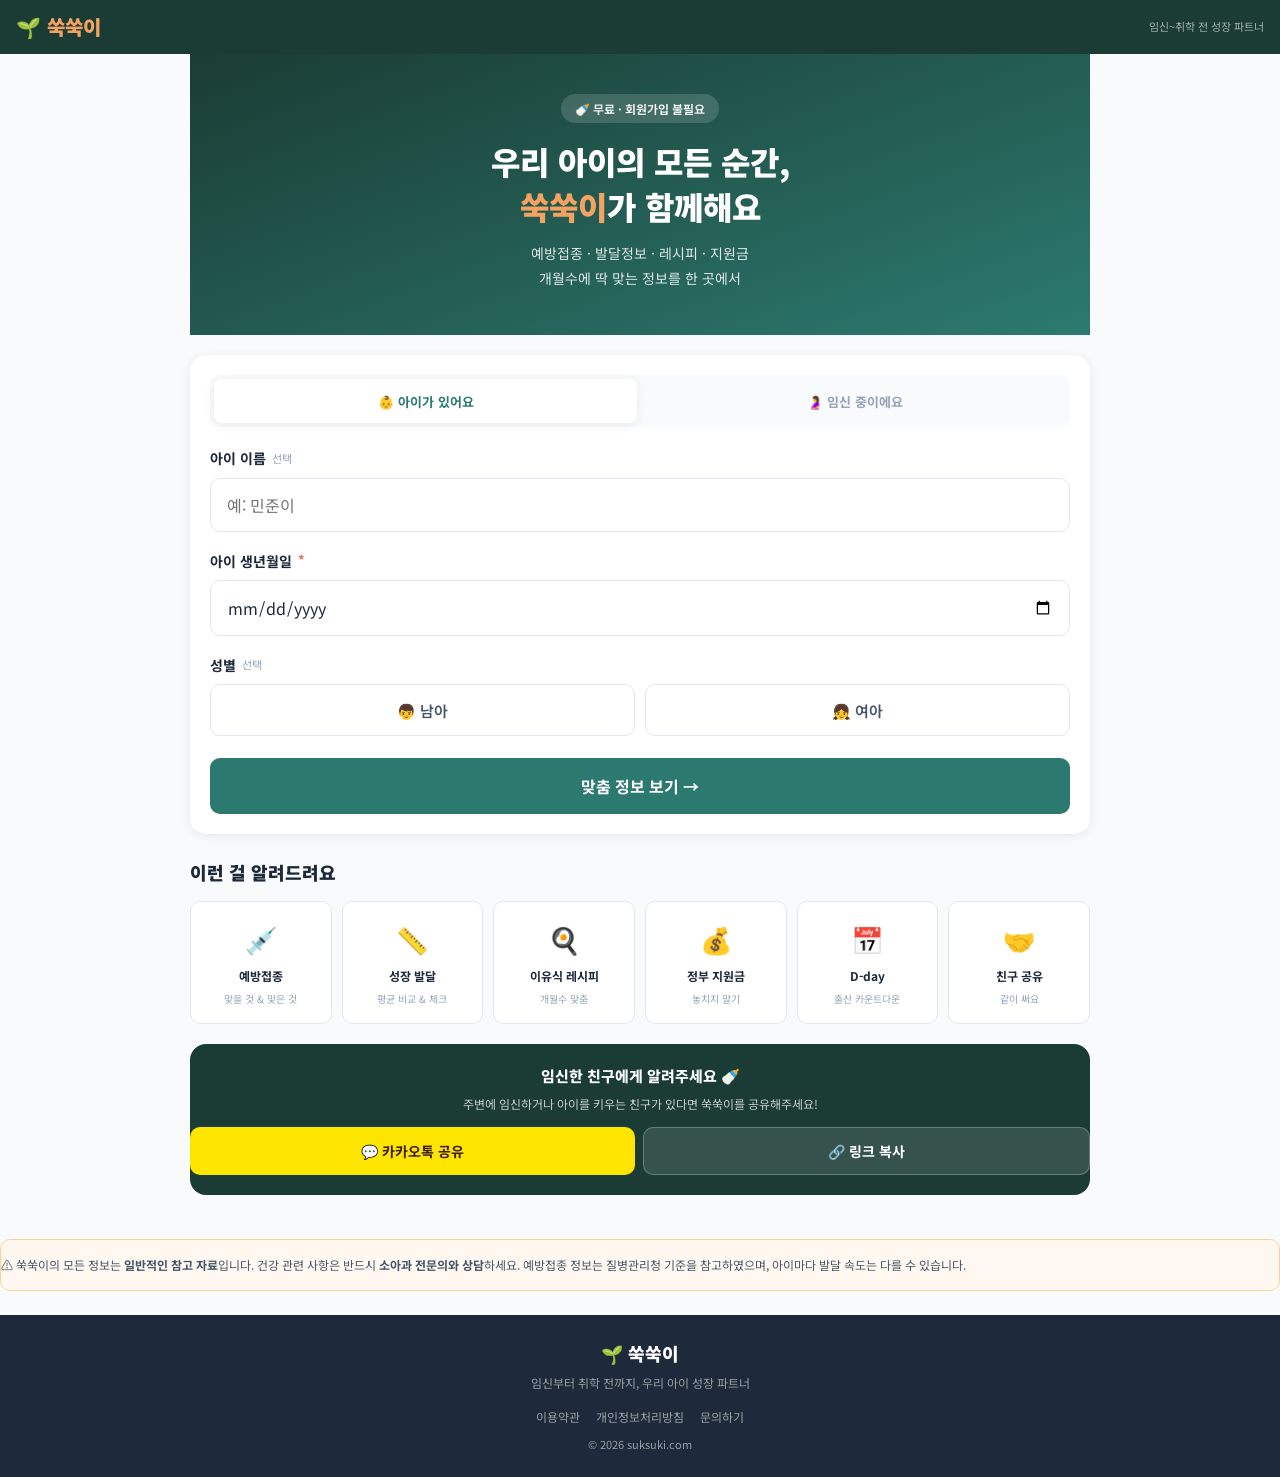
<file: index.html>
<!DOCTYPE html>
<html lang="ko">
<head>
  <meta charset="UTF-8" />
  <meta name="viewport" content="width=device-width, initial-scale=1.0, maximum-scale=1.0, user-scalable=no" />
  <title>쑥쑥이 - 임신부터 취학 전까지, 우리 아이 성장 파트너</title>
  <meta name="description" content="임신부터 초등학교 입학 전까지, 예방접종·발달정보·이유식 레시피·정부지원금을 한 곳에서." />
  <meta name="theme-color" content="#1A3C34" />
  <meta property="og:title" content="쑥쑥이 - 우리 아이 성장 파트너" />
  <meta property="og:description" content="임신부터 취학 전까지 모든 육아 정보를 한 곳에서" />
  <meta property="og:url" content="https://suksuki.com" />
  <meta name="apple-mobile-web-app-capable" content="yes" />
  <meta name="apple-mobile-web-app-status-bar-style" content="black-translucent" />
  <meta name="apple-mobile-web-app-title" content="쑥쑥이" />
  <link rel="stylesheet" href="style.css" />
  <link rel="preconnect" href="https://fonts.googleapis.com" />
  <link href="https://fonts.googleapis.com/css2?family=Noto+Sans+KR:wght@400;500;700;900&display=swap" rel="stylesheet" />
</head>
<body>

  <!-- 상단 헤더 -->
  <header class="header">
    <div class="header-inner">
      <a href="index.html" class="logo">🌱 <span>쑥쑥이</span></a>
      <span class="header-sub">임신~취학 전 성장 파트너</span>
    </div>
  </header>

  <!-- 메인 -->
  <main class="main">

    <!-- 온보딩 뷰 (저장 전) -->
    <div id="view-onboarding">

      <section class="hero">
        <div class="hero-badge">🍼 무료 · 회원가입 불필요</div>
        <h1 class="hero-title">우리 아이의 모든 순간,<br /><span class="hero-hl">쑥쑥이</span>가 함께해요</h1>
        <p class="hero-desc">예방접종 · 발달정보 · 레시피 · 지원금<br />개월수에 딱 맞는 정보를 한 곳에서</p>
      </section>

      <section class="card-section">
        <div class="tab-wrap">
          <button class="tab-btn active" id="tab-btn-baby" onclick="switchTab('baby')">👶 아이가 있어요</button>
          <button class="tab-btn" id="tab-btn-pregnant" onclick="switchTab('pregnant')">🤰 임신 중이에요</button>
        </div>

        <div id="panel-baby">
          <div class="form-group">
            <label class="form-label">아이 이름 <span class="opt">선택</span></label>
            <input class="form-input" type="text" id="baby-name" placeholder="예: 민준이" maxlength="10" />
          </div>
          <div class="form-group">
            <label class="form-label">아이 생년월일 <span class="req">*</span></label>
            <input class="form-input" type="date" id="baby-birth" />
          </div>
          <div class="form-group">
            <label class="form-label">성별 <span class="opt">선택</span></label>
            <div class="gender-row">
              <button class="gender-btn" id="btn-boy" onclick="selectGender('boy')">👦 남아</button>
              <button class="gender-btn" id="btn-girl" onclick="selectGender('girl')">👧 여아</button>
            </div>
          </div>
          <button class="btn-primary" onclick="saveBabyInfo()">맞춤 정보 보기 →</button>
        </div>

        <div id="panel-pregnant" class="hidden">
          <div class="form-group">
            <label class="form-label">태명 <span class="opt">선택</span></label>
            <input class="form-input" type="text" id="mom-name" placeholder="예: 콩이, 복덩이, 하늘이" maxlength="10" />
            <p class="form-hint">💌 태명을 입력하면 D-day 화면에 감성적으로 표시돼요</p>
          </div>
          <div class="form-group">
            <label class="form-label">출산 예정일 <span class="req">*</span></label>
            <div style="display:flex;gap:8px;">
              <select class="form-input" id="due-year" style="flex:1.2;">
              </select>
              <select class="form-input" id="due-month" style="flex:1;">
              </select>
              <select class="form-input" id="due-day" style="flex:1;">
              </select>
            </div>
            <input type="hidden" id="due-date" />
          </div>
          <div class="form-group">
            <label class="form-label">아빠 연락처 <span class="opt">선택</span></label>
            <input class="form-input" type="text" id="dad-contact" placeholder="카카오톡 ID 또는 전화번호" />
            <p class="form-hint">💌 아빠에게도 D-day 알림을 보낼 수 있어요</p>
          </div>
          <button class="btn-primary" onclick="savePregnantInfo()">D-day 시작하기 →</button>
        </div>
      </section>

      <section class="features-section">
        <h2 class="section-title">이런 걸 알려드려요</h2>
        <div class="feature-grid">
          <a href="vaccine.html" class="feature-card">
            <span class="fi">💉</span>
            <span class="fn">예방접종</span>
            <span class="fd">맞을 것 & 맞은 것</span>
          </a>
          <a href="growth.html" class="feature-card">
            <span class="fi">📏</span>
            <span class="fn">성장 발달</span>
            <span class="fd">평균 비교 & 체크</span>
          </a>
          <a href="recipe.html" class="feature-card">
            <span class="fi">🍳</span>
            <span class="fn">이유식 레시피</span>
            <span class="fd">개월수 맞춤</span>
          </a>
          <a href="subsidy.html" class="feature-card">
            <span class="fi">💰</span>
            <span class="fn">정부 지원금</span>
            <span class="fd">놓치지 말기</span>
          </a>
          <a href="dday.html" class="feature-card">
            <span class="fi">📅</span>
            <span class="fn">D-day</span>
            <span class="fd">출산 카운트다운</span>
          </a>
          <a href="#" class="feature-card" onclick="shareKakao();return false;">
            <span class="fi">🤝</span>
            <span class="fn">친구 공유</span>
            <span class="fd">같이 써요</span>
          </a>
        </div>
      </section>

      <section class="share-banner">
        <p class="share-title">임신한 친구에게 알려주세요 🍼</p>
        <p class="share-desc">주변에 임신하거나 아이를 키우는 친구가 있다면 쑥쑥이를 공유해주세요!</p>
        <div class="share-row">
          <button class="btn-kakao" onclick="shareKakao()">💬 카카오톡 공유</button>
          <button class="btn-copy" onclick="copyLink()">🔗 링크 복사</button>
        </div>
      </section>

    </div>

    <!-- 대시보드 뷰 (저장 후) -->
    <div id="view-dashboard" class="hidden">

      <!-- ===== 임신 중 통합 히어로 카드 ===== -->
      <div id="dday-hero-home" class="hidden">

        <!-- 통합 히어로: 태명 + D-day + 날짜 + 수정버튼 -->
        <div class="preg-hero">
          <div class="preg-hero-top">
            <div class="preg-hero-left">
              <p class="preg-hero-label" id="dday-home-label">우리 아가 만나기</p>
              <div class="preg-hero-dday" id="dday-home-number">D-0</div>
              <p class="preg-hero-date" id="dday-home-date">-</p>
              <div class="preg-hero-chips">
                <span class="preg-hero-chip" id="dday-home-week">-</span>
                <span class="preg-hero-chip" id="dday-home-trimester">-</span>
              </div>
            </div>
            <!-- 태아 크기 시각화 -->
            <div class="preg-hero-right">
              <div class="fetus-size-visual" id="fetus-size-visual">🫐</div>
              <p class="fetus-size-text" id="home-fetus-size">-</p>
              <p class="fetus-size-label">이번 주 크기</p>
            </div>
          </div>
          <button class="btn-preg-edit" onclick="resetInfo()">✏️ 수정</button>
        </div>

        <!-- 태아 발달 설명 -->
        <div class="fetus-home-card">
          <p class="fetus-home-title">👶 이번 주 태아 발달</p>
          <p class="fetus-home-desc" id="home-fetus-desc">-</p>

          <!-- 평균 수치 -->
          <div class="fetus-avg-label">📊 이번 주 평균 수치</div>
          <div class="fetus-home-grid">
            <div class="fetus-home-item">
              <span class="fetus-home-value" id="home-fetus-weight">-</span>
              <span class="fetus-home-label">평균 몸무게</span>
            </div>
            <div class="fetus-home-item">
              <span class="fetus-home-value" id="home-fetus-length">-</span>
              <span class="fetus-home-label">평균 키(길이)</span>
            </div>
          </div>

          <!-- 우리 아기 수치 입력 -->
          <div class="fetus-input-section">
            <div class="fetus-input-header">
              <span class="fetus-input-title">✏️ 우리 아기 수치 입력</span>
              <span class="fetus-input-hint">병원에서 측정한 수치</span>
            </div>
            <div class="fetus-input-grid">
              <div class="fetus-input-item">
                <label class="fetus-input-label">몸무게 (g)</label>
                <input class="fetus-input-field" type="number" id="my-fetus-weight" placeholder="예: 250" step="1" />
              </div>
              <div class="fetus-input-item">
                <label class="fetus-input-label">키/길이 (cm)</label>
                <input class="fetus-input-field" type="number" id="my-fetus-length" placeholder="예: 18.5" step="0.1" />
              </div>
            </div>
            <button class="btn-fetus-compare" onclick="compareFetusData()">📊 그래프로 비교하기 →</button>
          </div>
        </div>

      </div>

      <!-- 이번 달 챙겨야 할 것 (임신/아이 공통) -->
      <section class="baby-card-wrap" id="this-month-section">
        <div class="this-month-box" id="this-month-box">
          <p class="this-month-title">⚡ 이번 달 챙겨야 할 것</p>
          <div id="this-month-list"></div>
        </div>
      </section>

      <!-- 아이 카드 (아이 있을 때만 표시) -->
      <section class="baby-card-wrap" id="baby-card-section" style="display:none;">
        <div class="baby-card">
          <div class="baby-info">
            <p class="baby-label" id="dash-label">현재 등록된 아이</p>
            <h2 class="baby-name" id="dash-name">-</h2>
            <p class="baby-months" id="dash-months">-</p>
          </div>
          <button class="btn-edit" onclick="resetInfo()">✏️ 수정</button>
        </div>
        <div class="this-month-box">
          <p class="this-month-title">⚡ 이번 달 챙겨야 할 것</p>
          <div id="this-month-list-baby"></div>
        </div>
      </section>

      <!-- 5번: D-day 카드 공유 (임신 중일 때만) -->
      <div id="dday-share-home" class="hidden">
        <div class="dday-share-home-wrap">
          <button class="btn-insta-home" onclick="doShareInstagramHome()">
            📸 인스타그램에 D-day 카드 업로드하기
          </button>
          <div class="share-row" style="margin-top:10px;">
            <button class="btn-kakao" onclick="shareDdayKakaoHome()">💬 카카오톡으로 D-day 공유하기</button>
            <button class="btn-link-copy" onclick="copyLink()">🔗 링크복사</button>
          </div>
        </div>
      </div>

    </div>

  </main>

  <!-- 면책 고지 -->
  <div class="disclaimer">
    <p>⚠️ 쑥쑥이의 모든 정보는 <strong>일반적인 참고 자료</strong>입니다. 건강 관련 사항은 반드시 <strong>소아과 전문의와 상담</strong>하세요. 예방접종 정보는 질병관리청 기준을 참고하였으며, 아이마다 발달 속도는 다를 수 있습니다.</p>
  </div>

  <!-- 푸터 -->
  <footer class="footer">
    <p class="footer-logo">🌱 쑥쑥이</p>
    <p class="footer-desc">임신부터 취학 전까지, 우리 아이 성장 파트너</p>
    <div class="footer-links">
      <a href="#">이용약관</a>
      <a href="#">개인정보처리방침</a>
      <a href="#">문의하기</a>
    </div>
    <p class="footer-copy">© 2026 suksuki.com</p>
  </footer>

  <!-- 하단 탭바 -->
  <nav class="bottom-nav" id="bottom-nav">
    <a href="index.html" class="bnav active">
      <span class="bnav-icon">🏠</span>
      <span class="bnav-label">홈</span>
    </a>
    <a href="growth.html" class="bnav">
      <span class="bnav-icon">📏</span>
      <span class="bnav-label">성장</span>
    </a>
    <a href="vaccine.html" class="bnav">
      <span class="bnav-icon">💉</span>
      <span class="bnav-label">접종</span>
    </a>
    <a href="recipe.html" class="bnav">
      <span class="bnav-icon">🍳</span>
      <span class="bnav-label">레시피</span>
    </a>
    <a href="subsidy.html" class="bnav">
      <span class="bnav-icon">💰</span>
      <span class="bnav-label">지원금</span>
    </a>
  </nav>

  <div class="toast hidden" id="toast"></div>
  <script src="script.js"></script>

  <!-- ===== 태아 성장 그래프 모달 ===== -->
  <div id="fetus-modal" class="fetus-modal-overlay hidden" onclick="closeFetusModal(event)">
    <div class="fetus-modal-box">
      <div class="fetus-modal-header">
        <span class="fetus-modal-title">📊 태아 성장 그래프</span>
        <button class="fetus-modal-close" onclick="closeFetusModalBtn()">✕</button>
      </div>

      <!-- 탭 -->
      <div class="fetus-modal-tabs">
        <button class="fetus-tab active" id="tab-weight" onclick="switchFetusTab('weight', this)">⚖️ 몸무게</button>
        <button class="fetus-tab" id="tab-length" onclick="switchFetusTab('length', this)">📏 키/길이</button>
      </div>

      <!-- 그래프 -->
      <div class="fetus-graph-wrap">
        <canvas id="fetus-graph-canvas"></canvas>
      </div>

      <!-- 범례 -->
      <div class="fetus-legend">
        <span class="legend-item"><span class="legend-line"></span> 평균 성장 곡선</span>
        <span class="legend-item"><span class="legend-dot-white"></span> 해당 주 평균</span>
        <span class="legend-item"><span class="legend-dot-red"></span> 우리 아기</span>
      </div>

      <!-- 기록 목록 -->
      <div class="fetus-records-wrap">
        <p class="fetus-records-title">📋 측정 기록 (최신순)</p>
        <div id="fetus-records-list"></div>
      </div>

      <p class="fetus-modal-note">※ 이 정보는 참고용이에요. 걱정되는 사항은 담당 산부인과와 상담하세요.</p>
    </div>
  </div>

</body>
</html>
</file>
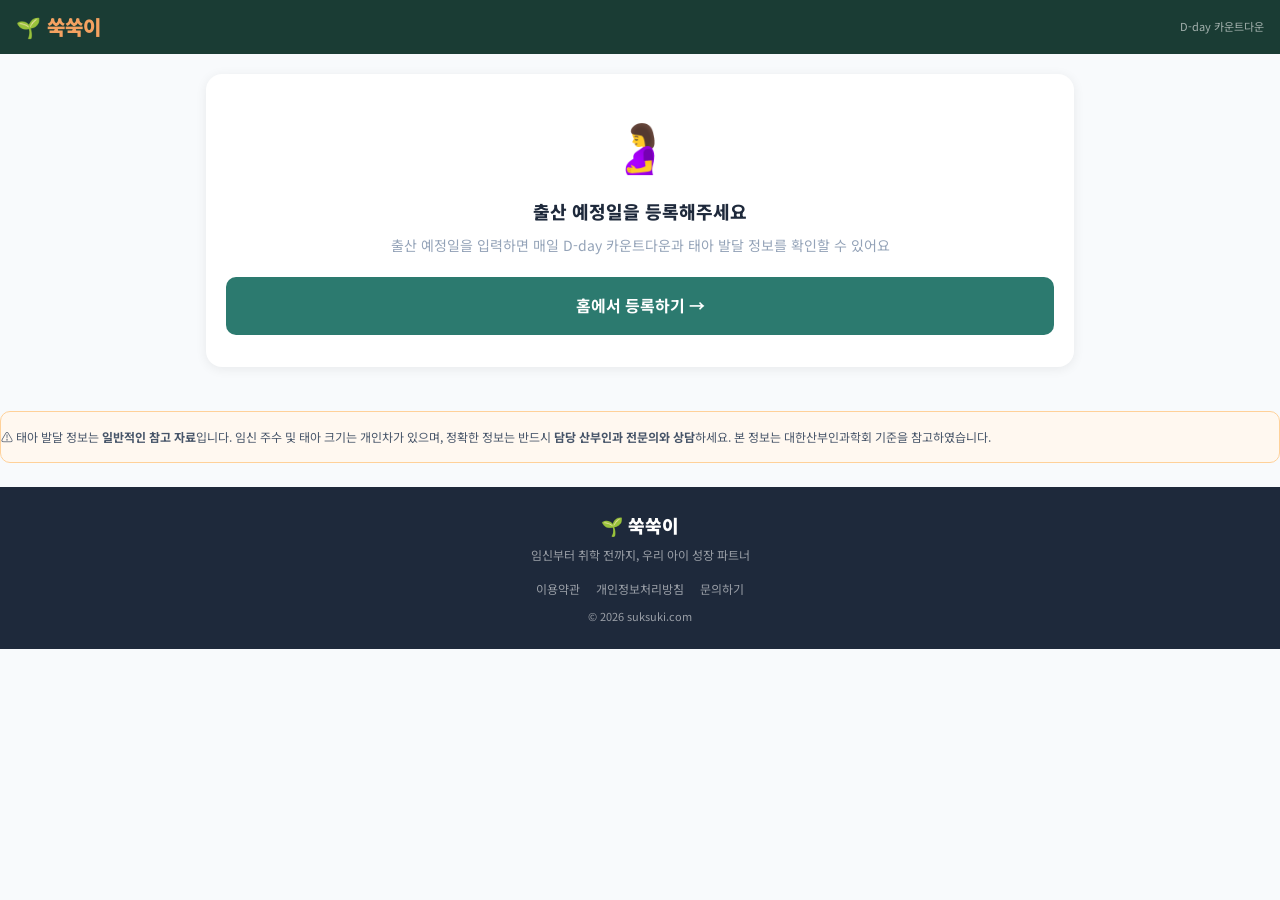
<file: dday.html>
<!DOCTYPE html>
<html lang="ko">
<head>
  <meta charset="UTF-8" />
  <meta name="viewport" content="width=device-width, initial-scale=1.0, maximum-scale=1.0, user-scalable=no" />
  <title>D-day 카운트다운 - 쑥쑥이</title>
  <meta name="description" content="출산 예정일까지 D-day 카운트다운. 매일 아이와 함께하는 특별한 순간을 기록하세요." />
  <meta name="theme-color" content="#1A3C34" />
  <link rel="stylesheet" href="style.css" />
  <link rel="preconnect" href="https://fonts.googleapis.com" />
  <link href="https://fonts.googleapis.com/css2?family=Noto+Sans+KR:wght@400;500;700;900&display=swap" rel="stylesheet" />
  <style>
    /* D-day 전용 스타일 */
    .dday-hero {
      background: linear-gradient(160deg, var(--primary-dark) 0%, var(--primary) 100%);
      padding: 32px 20px 36px;
      text-align: center;
      color: #fff;
    }

    .dday-label {
      font-size: 13px;
      color: rgba(255,255,255,0.7);
      margin-bottom: 8px;
    }

    .dday-number {
      font-size: 96px;
      font-weight: 900;
      color: var(--secondary);
      line-height: 1;
      margin-bottom: 8px;
      letter-spacing: -2px;
    }

    .dday-date {
      font-size: 15px;
      color: rgba(255,255,255,0.85);
      margin-bottom: 20px;
    }

    .dday-info-row {
      display: flex;
      gap: 10px;
      justify-content: center;
    }

    .dday-info-chip {
      background: rgba(255,255,255,0.12);
      border-radius: 100px;
      padding: 8px 16px;
      font-size: 13px;
      color: rgba(255,255,255,0.9);
      font-weight: 600;
    }

    /* 주수별 태아 정보 */
    .fetus-card {
      background: var(--card);
      margin: 16px 16px 0;
      border-radius: var(--radius);
      padding: 20px;
      box-shadow: var(--shadow);
    }

    .fetus-card-title {
      font-size: 14px;
      font-weight: 800;
      color: var(--primary);
      margin-bottom: 14px;
      display: flex;
      align-items: center;
      gap: 6px;
    }

    .fetus-info-grid {
      display: grid;
      grid-template-columns: repeat(3, 1fr);
      gap: 10px;
      margin-bottom: 14px;
    }

    .fetus-info-item {
      background: var(--bg);
      border-radius: var(--radius-sm);
      padding: 12px 8px;
      text-align: center;
    }

    .fetus-info-value {
      font-size: 18px;
      font-weight: 900;
      color: var(--primary-dark);
      margin-bottom: 2px;
    }

    .fetus-info-label {
      font-size: 10px;
      color: var(--text-light);
    }

    .fetus-desc {
      font-size: 13px;
      color: var(--text-mid);
      line-height: 1.7;
      background: var(--primary-light);
      border-radius: var(--radius-sm);
      padding: 12px;
    }

    /* 공유 섹션 */
    .share-section {
      margin: 16px 16px 0;
    }

    .share-section-title {
      font-size: 15px;
      font-weight: 800;
      color: var(--text);
      margin-bottom: 12px;
    }

    .btn-insta {
      width: 100%;
      background: linear-gradient(135deg, #833ab4, #fd1d1d, #fcb045);
      color: #fff;
      padding: 16px;
      border-radius: var(--radius-sm);
      font-size: 15px;
      font-weight: 700;
      min-height: 54px;
      margin-bottom: 10px;
      transition: opacity 0.2s;
    }

    .btn-insta:active { opacity: 0.85; }

    .share-row-2 {
      display: flex;
      gap: 10px;
    }

    /* 아빠 알림 */
    .dad-card {
      background: #FFF8F0;
      border: 1.5px solid #FFD199;
      border-radius: var(--radius);
      padding: 20px;
      margin: 16px 16px 0;
    }

    .dad-card-title {
      font-size: 14px;
      font-weight: 800;
      color: var(--accent);
      margin-bottom: 12px;
      display: flex;
      align-items: center;
      gap: 6px;
    }

    .dad-input-wrap {
      display: flex;
      gap: 8px;
      margin-bottom: 10px;
    }

    .dad-input {
      flex: 1;
      min-width: 0; /* 중요: flex 아이템이 넘치지 않게 */
      padding: 13px 14px;
      border: 1.5px solid var(--border);
      border-radius: var(--radius-sm);
      font-size: 15px;
      background: #fff;
      outline: none;
      min-height: 50px;
    }

    .dad-input:focus { border-color: var(--accent); }

    .btn-dad {
      background: var(--accent);
      color: #fff;
      padding: 13px 14px;
      border-radius: var(--radius-sm);
      font-size: 13px;
      font-weight: 700;
      min-height: 50px;
      white-space: nowrap;
      flex-shrink: 0; /* 버튼이 줄어들지 않게 */
    }

    .dad-hint {
      font-size: 12px;
      color: var(--text-light);
      line-height: 1.6;
    }

    /* 설정 없을 때 */
    .setup-prompt {
      margin: 20px 16px 0;
      background: var(--card);
      border-radius: var(--radius);
      padding: 32px 20px;
      text-align: center;
      box-shadow: var(--shadow);
    }

    .setup-prompt-icon { font-size: 48px; margin-bottom: 14px; }
    .setup-prompt-title { font-size: 18px; font-weight: 800; color: var(--text); margin-bottom: 8px; }
    .setup-prompt-desc { font-size: 14px; color: var(--text-light); line-height: 1.7; margin-bottom: 20px; }

    /* D-day 카드 미리보기 */
    .card-preview {
      background: linear-gradient(135deg, #1A3C34, #2C7A6F);
      border-radius: var(--radius);
      padding: 28px 20px;
      text-align: center;
      color: #fff;
      margin-bottom: 14px;
      position: relative;
      overflow: hidden;
    }

    .card-preview::before {
      content: '';
      position: absolute;
      top: -40px; right: -40px;
      width: 140px; height: 140px;
      background: rgba(255,255,255,0.05);
      border-radius: 50%;
    }

    .card-preview-logo { font-size: 13px; color: rgba(255,255,255,0.6); margin-bottom: 6px; }
    .card-preview-dday { font-size: 56px; font-weight: 900; color: var(--secondary); line-height: 1.1; margin-bottom: 4px; }
    .card-preview-name { font-size: 16px; font-weight: 700; color: #fff; margin-bottom: 4px; }
    .card-preview-url { font-size: 11px; color: rgba(255,255,255,0.4); }
  </style>
</head>
<body>

  <!-- 헤더 -->
  <header class="header">
    <div class="header-inner">
      <a href="index.html" class="logo">🌱 <span>쑥쑥이</span></a>
      <span class="header-sub">D-day 카운트다운</span>
    </div>
  </header>

  <main class="main">

    <!-- 설정 없을 때 -->
    <div id="view-no-data">
      <div class="setup-prompt">
        <div class="setup-prompt-icon">🤰</div>
        <h2 class="setup-prompt-title">출산 예정일을 등록해주세요</h2>
        <p class="setup-prompt-desc">출산 예정일을 입력하면 매일 D-day 카운트다운과 태아 발달 정보를 확인할 수 있어요</p>
        <a href="index.html" class="btn-primary" style="display:block;text-decoration:none;text-align:center;">홈에서 등록하기 →</a>
      </div>
    </div>

    <!-- D-day 메인 뷰 -->
    <div id="view-dday" class="hidden">

      <!-- D-day 히어로 -->
      <div class="dday-hero">
        <p class="dday-label" id="dday-label">출산까지</p>
        <div class="dday-number" id="dday-number">D-0</div>
        <p class="dday-date" id="dday-date">-</p>
        <div class="dday-info-row">
          <div class="dday-info-chip" id="dday-week">임신 -주차</div>
          <div class="dday-info-chip" id="dday-trimester">-분기</div>
        </div>
      </div>

      <!-- 태아 발달 정보 -->
      <div class="fetus-card">
        <p class="fetus-card-title">👶 이번 주 태아 발달</p>
        <div class="fetus-info-grid">
          <div class="fetus-info-item">
            <div class="fetus-info-value" id="fetus-size">-</div>
            <div class="fetus-info-label">크기 비교</div>
          </div>
          <div class="fetus-info-item">
            <div class="fetus-info-value" id="fetus-weight">-</div>
            <div class="fetus-info-label">몸무게</div>
          </div>
          <div class="fetus-info-item">
            <div class="fetus-info-value" id="fetus-length">-</div>
            <div class="fetus-info-label">키(길이)</div>
          </div>
        </div>
        <div class="fetus-desc" id="fetus-desc">-</div>
      </div>

      <!-- D-day 카드 공유 -->
      <div class="share-section">
        <p class="share-section-title">📸 D-day 카드 공유하기</p>

        <!-- 미리보기 -->
        <div class="card-preview">
          <p class="card-preview-logo">🌱 쑥쑥이</p>
          <div class="card-preview-dday" id="preview-dday">D-0</div>
          <p class="card-preview-name" id="preview-name">출산까지</p>
          <p class="card-preview-url">suksuki.com</p>
        </div>

        <button class="btn-insta" onclick="doShareInstagram()">
          📸 인스타그램에 D-day 카드 업로드하기
        </button>
        <div class="share-row-2">
          <button class="btn-kakao" style="flex:1;" onclick="shareDdayKakao()">💬 카카오톡으로 D-day 공유하기</button>
          <button class="btn-link-copy" style="flex:1;" onclick="copyLink()">🔗 링크복사</button>
        </div>
      </div>



    </div>

  </main>

  <!-- 면책 고지 -->
  <div class="disclaimer">
    <p>⚠️ 태아 발달 정보는 <strong>일반적인 참고 자료</strong>입니다. 임신 주수 및 태아 크기는 개인차가 있으며, 정확한 정보는 반드시 <strong>담당 산부인과 전문의와 상담</strong>하세요. 본 정보는 대한산부인과학회 기준을 참고하였습니다.</p>
  </div>

  <!-- 푸터 -->
  <footer class="footer">
    <p class="footer-logo">🌱 쑥쑥이</p>
    <p class="footer-desc">임신부터 취학 전까지, 우리 아이 성장 파트너</p>
    <div class="footer-links">
      <a href="#">이용약관</a>
      <a href="#">개인정보처리방침</a>
      <a href="#">문의하기</a>
    </div>
    <p class="footer-copy">© 2026 suksuki.com</p>
  </footer>

  <!-- 하단 탭바 -->
  <nav class="bottom-nav">
    <a href="index.html" class="bnav">
      <span class="bnav-icon">🏠</span>
      <span class="bnav-label">홈</span>
    </a>
    <a href="growth.html" class="bnav">
      <span class="bnav-icon">📏</span>
      <span class="bnav-label">성장</span>
    </a>
    <a href="vaccine.html" class="bnav">
      <span class="bnav-icon">💉</span>
      <span class="bnav-label">접종</span>
    </a>
    <a href="recipe.html" class="bnav">
      <span class="bnav-icon">🍳</span>
      <span class="bnav-label">레시피</span>
    </a>
    <a href="subsidy.html" class="bnav">
      <span class="bnav-icon">💰</span>
      <span class="bnav-label">지원금</span>
    </a>
  </nav>

  <div class="toast hidden" id="toast"></div>
  <script src="script.js"></script>
  <script>
    // 주수별 태아 데이터
    const fetusData = {
      4:  { size: '양귀비씨', weight: '미미', length: '0.2cm', desc: '수정란이 자궁에 착상했어요. 신경관과 심장이 형성되기 시작해요.' },
      5:  { size: '참깨', weight: '미미', length: '0.4cm', desc: '심장이 뛰기 시작해요. 뇌와 척수가 발달하고 있어요.' },
      6:  { size: '완두콩', weight: '미미', length: '0.6cm', desc: '눈과 귀, 코가 생기기 시작해요. 팔다리 싹이 나타나요.' },
      7:  { size: '블루베리', weight: '미미', length: '1.3cm', desc: '손가락과 발가락이 생기기 시작해요. 뇌가 빠르게 발달해요.' },
      8:  { size: '라즈베리', weight: '1g', length: '1.6cm', desc: '모든 주요 장기가 형성되고 있어요. 초음파로 심장 소리를 들을 수 있어요.' },
      9:  { size: '올리브', weight: '2g', length: '2.3cm', desc: '태아 움직임이 시작돼요. 손가락이 완성되고 있어요.' },
      10: { size: '자두', weight: '4g', length: '3.1cm', desc: '이제 태아(胎兒)라고 불러요. 주요 장기가 거의 완성됐어요.' },
      11: { size: '라임', weight: '7g', length: '4.1cm', desc: '손발을 활발히 움직여요. 피부가 투명하고 혈관이 보여요.' },
      12: { size: '자두', weight: '14g', length: '5.4cm', desc: '1분기가 끝나가요. 유산 위험이 크게 줄어드는 시기예요.' },
      13: { size: '키위', weight: '23g', length: '7.4cm', desc: '2분기 시작! 지문이 생기기 시작해요. 성별 구분이 가능해져요.' },
      14: { size: '레몬', weight: '43g', length: '8.7cm', desc: '태아가 눈썹을 찡그리고 엄지를 빨 수 있어요.' },
      16: { size: '아보카도', weight: '100g', length: '11.6cm', desc: '청각이 발달해서 엄마 목소리를 들을 수 있어요. 태교를 시작해보세요!' },
      18: { size: '망고', weight: '190g', length: '14.2cm', desc: '태동을 처음 느낄 수 있는 시기예요. 작은 발차기가 느껴질 거예요!' },
      20: { size: '바나나', weight: '300g', length: '16.4cm', desc: '절반이 지났어요! 정밀초음파로 기형 여부를 확인해요.' },
      22: { size: '파파야', weight: '430g', length: '19.0cm', desc: '눈썹과 속눈썹이 생겼어요. 청각이 더 발달해요.' },
      24: { size: '콩나물', weight: '600g', length: '21.0cm', desc: '폐가 발달하기 시작해요. 임신성 당뇨 검사를 받아야 해요.' },
      26: { size: '양상추', weight: '760g', length: '23.0cm', desc: '눈을 뜨고 감을 수 있어요. 뇌가 매우 빠르게 발달해요.' },
      28: { size: '가지', weight: '1kg', length: '25.0cm', desc: '3분기 시작! 뇌 발달이 폭발적으로 일어나요.' },
      30: { size: '브로콜리', weight: '1.3kg', length: '27.0cm', desc: '머리카락이 자라고 있어요. 태아가 빛에 반응해요.' },
      32: { size: '배추', weight: '1.7kg', length: '29.0cm', desc: '몸에 지방이 쌓이기 시작해요. 손톱과 발톱이 완성됐어요.' },
      34: { size: '멜론', weight: '2.1kg', length: '32.0cm', desc: '면역력이 생기기 시작해요. 폐가 거의 완성됐어요.' },
      36: { size: '상추 한포기', weight: '2.6kg', length: '34.0cm', desc: '언제 태어나도 건강하게 자랄 수 있어요. 분만 준비를 시작해요!' },
      38: { size: '수박', weight: '3.0kg', length: '36.0cm', desc: '이제 언제든 나올 준비가 됐어요! 분만 가방을 준비하세요.' },
      40: { size: '수박', weight: '3.3kg', length: '37.0cm', desc: '출산 예정일이에요! 아기와의 만남이 곧 이루어질 거예요 🎉' },
    };

    function getFetusData(week) {
      const keys = Object.keys(fetusData).map(Number).sort((a,b) => a-b);
      let matched = keys[0];
      for (const k of keys) { if (week >= k) matched = k; }
      return fetusData[matched];
    }

    function getWeekFromDueDate(dueDate) {
      // 출산예정일 기준 역산: 예정일 = 마지막생리일 + 280일
      // 즉 마지막생리일 = 예정일 - 280일
      const due = new Date(dueDate);
      const lmp = new Date(due.getTime() - 280 * 24 * 60 * 60 * 1000);
      const now = new Date();
      now.setHours(0,0,0,0);
      const daysElapsed = Math.round((now - lmp) / (24 * 60 * 60 * 1000));
      const week = Math.floor(daysElapsed / 7);
      return Math.max(1, Math.min(40, week));
    }

    function getTrimester(week) {
      if (week <= 12) return '1분기 (초기)';
      if (week <= 27) return '2분기 (중기)';
      return '3분기 (말기)';
    }

    function initDday() {
      const type    = localStorage.getItem(window.suksuki.K.TYPE);
      const dueDate = localStorage.getItem(window.suksuki.K.DUE_DATE);
      const dadContact = localStorage.getItem(window.suksuki.K.DAD_CONTACT);

      if (type !== 'pregnant' || !dueDate) {
        document.getElementById('view-no-data').classList.remove('hidden');
        return;
      }

      document.getElementById('view-no-data').classList.add('hidden');
      document.getElementById('view-dday').classList.remove('hidden');

      const dday  = window.suksuki.calcDday(dueDate);
      const week  = getWeekFromDueDate(dueDate);
      const fetus = getFetusData(week);
      const momName = localStorage.getItem(window.suksuki.K.MOM_NAME) || '예비맘';

      // 5번: "출산까지" → "우리 [태명] 만나기"
      const babyNick = momName && momName !== '예비맘' ? momName : '아가';
      document.getElementById('dday-label').textContent  = '우리 ' + babyNick + ' 만나기';

      // D-day 표시 (4번: 정확한 계산)
      document.getElementById('dday-number').textContent = dday > 0 ? 'D-' + dday : 'D-Day!';
      document.getElementById('dday-date').textContent   = window.suksuki.fmtDate(dueDate) + ' 출산 예정';

      // 6번: 주수/분기 정확 표시
      document.getElementById('dday-week').textContent      = '임신 ' + week + '주차';
      document.getElementById('dday-trimester').textContent = getTrimester(week);

      // 태아 정보
      document.getElementById('fetus-size').textContent   = fetus.size;
      document.getElementById('fetus-weight').textContent = fetus.weight;
      document.getElementById('fetus-length').textContent = fetus.length;
      document.getElementById('fetus-desc').textContent   = fetus.desc;

      // 미리보기
      document.getElementById('preview-dday').textContent = dday > 0 ? 'D-' + dday : 'D-Day!';
      document.getElementById('preview-name').textContent = '우리 ' + babyNick + ' 만나기';

      // 아빠 연락처 미리 채우기
      if (dadContact) document.getElementById('dad-contact-input').value = dadContact;
    }

    // 8번: 카카오톡 D-day 공유 (웹 공유 API 활용)
    function shareDdayKakao() {
      const dday    = window.suksuki.calcDday(localStorage.getItem(window.suksuki.K.DUE_DATE));
      const momName = localStorage.getItem(window.suksuki.K.MOM_NAME) || '예비맘';
      const babyNick = momName && momName !== '예비맘' ? momName : '아가';
      const text = '우리 ' + babyNick + ' 만나기 D-' + dday + '!\n\n쑥쑥이에서 함께 준비해요 🌱\nhttps://suksuki.com/dday.html\n\n(카카오톡 내부에서 열릴 경우 우측 상단 ··· → 다른 브라우저로 열기를 눌러주세요)';

      if (navigator.share) {
        navigator.share({
          title: '쑥쑥이 D-day',
          text: text,
          url: 'https://suksuki.com/dday.html'
        }).catch(function() {
          // 공유 실패시 클립보드 복사
          if (navigator.clipboard) {
            navigator.clipboard.writeText(text).then(function() {
              window.suksuki.showToast('메시지 복사됐어요! 카카오톡에 붙여넣기 해주세요 💬', 3000);
            });
          }
        });
      } else if (navigator.clipboard) {
        navigator.clipboard.writeText(text).then(function() {
          window.suksuki.showToast('메시지 복사됐어요! 카카오톡에 붙여넣기 해주세요 💬', 3000);
        });
      }
    }

    function doShareInstagram() {
      const dday    = window.suksuki.calcDday(localStorage.getItem(window.suksuki.K.DUE_DATE));
      const momName = localStorage.getItem(window.suksuki.K.MOM_NAME) || '예비맘';
      const babyNick = momName && momName !== '예비맘' ? momName : '아가';
      window.suksuki.shareInstagram(dday, '우리 ' + babyNick + ' 만나기');
    }

    function sendDadAlert() {
      const contact = document.getElementById('dad-contact-input').value.trim();
      if (!contact) { window.suksuki.showToast('아빠 연락처를 입력해주세요 👨'); return; }

      const dday = window.suksuki.calcDday(localStorage.getItem(window.suksuki.K.DUE_DATE));
      const momName = localStorage.getItem(window.suksuki.K.MOM_NAME) || '예비맘';

      // 연락처 저장
      localStorage.setItem(window.suksuki.K.DAD_CONTACT, contact);

      // 카카오톡 공유로 대체 (실제 문자 발송은 서버 필요)
      const msg = `👶 ${momName}의 출산이 D-${dday}일 남았어요!\n쑥쑥이에서 함께 준비해요 🌱\nhttps://suksuki.com`;

      if (navigator.share) {
        navigator.share({ title: '쑥쑥이 D-day 알림', text: msg, url: 'https://suksuki.com' })
          .then(() => window.suksuki.showToast('아빠에게 공유됐어요! 👨', 3000))
          .catch(() => {
            copyToClipboard(msg);
            window.suksuki.showToast('메시지 복사됐어요! 카카오톡에 붙여넣기 해주세요 💬', 3000);
          });
      } else {
        copyToClipboard(msg);
        window.suksuki.showToast('메시지 복사됐어요! 카카오톡에 붙여넣기 해주세요 💬', 3000);
      }
    }

    function copyToClipboard(text) {
      if (navigator.clipboard) {
        navigator.clipboard.writeText(text);
      } else {
        const el = document.createElement('textarea');
        el.value = text;
        document.body.appendChild(el);
        el.select();
        document.execCommand('copy');
        document.body.removeChild(el);
      }
    }

    // suksuki 준비 확인 후 실행
    function _waitAndInit() {
      if (window.suksuki && window.suksuki.K) {
        initDday();
      } else {
        setTimeout(_waitAndInit, 50);
      }
    }
    if (document.readyState === 'loading') {
      document.addEventListener('DOMContentLoaded', _waitAndInit);
    } else {
      _waitAndInit();
    }
  </script>
</body>
</html>
</file>
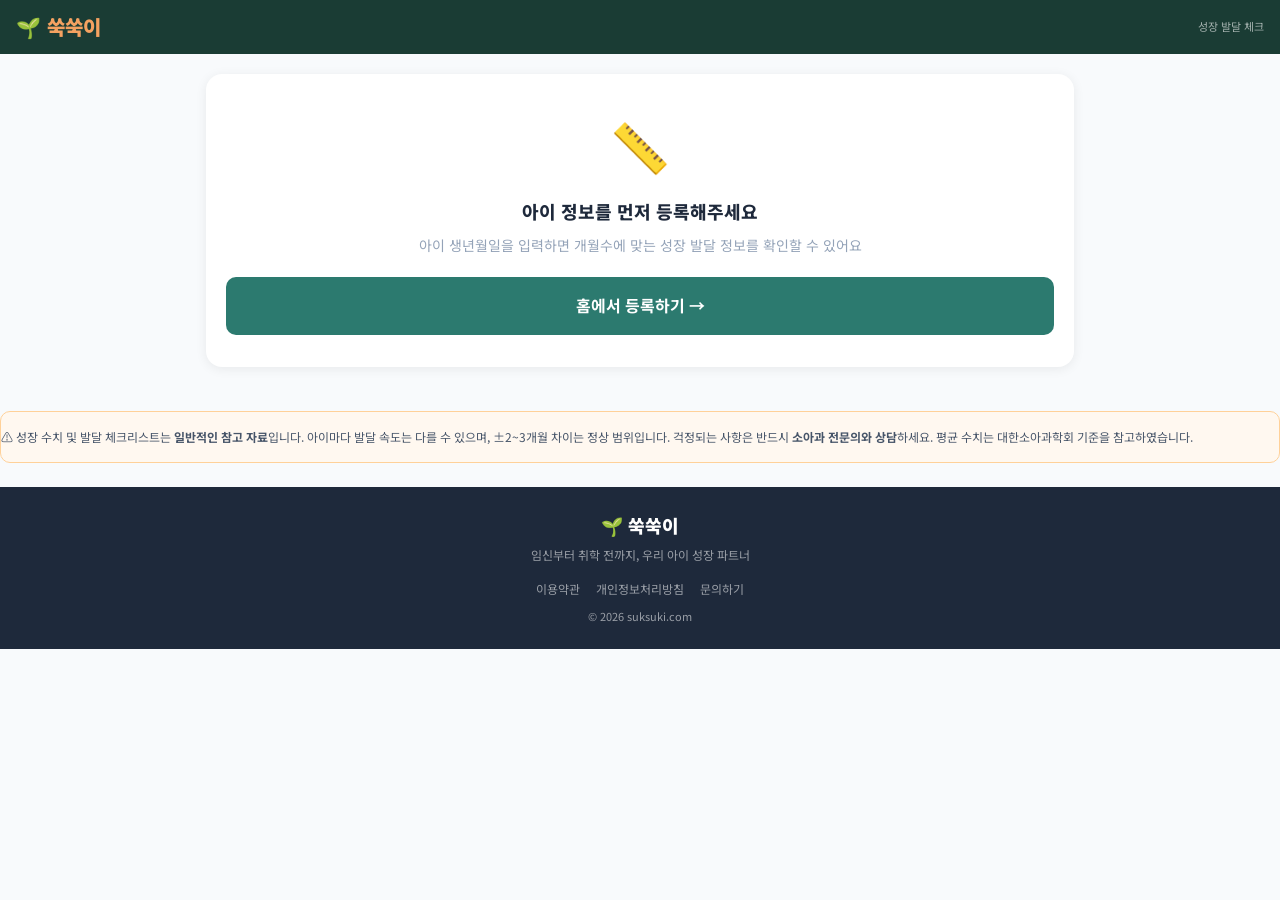
<file: growth.html>
<!DOCTYPE html>
<html lang="ko">
<head>
  <meta charset="UTF-8" />
  <meta name="viewport" content="width=device-width, initial-scale=1.0, maximum-scale=1.0, user-scalable=no" />
  <title>성장 발달 체크 - 쑥쑥이</title>
  <meta name="description" content="아이 개월수별 평균 키·몸무게·머리둘레와 비교하고, 발달 체크리스트를 확인하세요." />
  <meta name="theme-color" content="#1A3C34" />
  <link rel="stylesheet" href="style.css" />
  <link rel="preconnect" href="https://fonts.googleapis.com" />
  <link href="https://fonts.googleapis.com/css2?family=Noto+Sans+KR:wght@400;500;700;900&display=swap" rel="stylesheet" />
  <style>
    .growth-hero {
      background: linear-gradient(160deg, var(--primary-dark) 0%, var(--primary) 100%);
      padding: 24px 20px 28px;
      color: #fff;
    }

    .growth-hero-title {
      font-size: 22px;
      font-weight: 900;
      margin-bottom: 6px;
    }

    .growth-hero-months {
      font-size: 14px;
      color: rgba(255,255,255,0.8);
      margin-bottom: 16px;
    }

    /* 수치 입력 카드 */
    .measure-card {
      background: var(--card);
      margin: 16px 16px 0;
      border-radius: var(--radius);
      padding: 20px;
      box-shadow: var(--shadow);
    }

    .measure-card-title {
      font-size: 15px;
      font-weight: 800;
      color: var(--text);
      margin-bottom: 16px;
    }

    .measure-grid {
      display: grid;
      grid-template-columns: repeat(3, 1fr);
      gap: 10px;
      margin-bottom: 16px;
    }

    .measure-item {
      background: var(--bg);
      border-radius: var(--radius-sm);
      padding: 12px 8px;
      text-align: center;
    }

    .measure-label {
      font-size: 11px;
      color: var(--text-light);
      margin-bottom: 6px;
    }

    .measure-input {
      width: 100%;
      border: 1.5px solid var(--border);
      border-radius: 8px;
      padding: 8px 6px;
      font-size: 16px;
      font-weight: 700;
      text-align: center;
      color: var(--text);
      background: var(--card);
      outline: none;
      margin-bottom: 4px;
    }

    .measure-input:focus { border-color: var(--primary); }

    .measure-unit {
      font-size: 11px;
      color: var(--text-light);
    }

    .measure-avg {
      font-size: 11px;
      color: var(--primary);
      font-weight: 600;
      margin-top: 4px;
    }

    .btn-measure {
      width: 100%;
      padding: 14px;
      background: var(--primary);
      color: #fff;
      border-radius: var(--radius-sm);
      font-size: 15px;
      font-weight: 700;
      min-height: 50px;
    }

    /* 비교 결과 */
    .result-card {
      background: var(--card);
      margin: 12px 16px 0;
      border-radius: var(--radius);
      padding: 20px;
      box-shadow: var(--shadow);
    }

    .result-card-title {
      font-size: 14px;
      font-weight: 800;
      color: var(--text);
      margin-bottom: 14px;
    }

    .result-row {
      display: flex;
      align-items: center;
      gap: 12px;
      margin-bottom: 14px;
    }

    .result-row:last-child { margin-bottom: 0; }

    .result-label {
      font-size: 13px;
      font-weight: 700;
      color: var(--text-mid);
      width: 56px;
      flex-shrink: 0;
    }

    .result-bar-wrap {
      flex: 1;
      background: var(--bg);
      border-radius: 100px;
      height: 10px;
      overflow: hidden;
      position: relative;
    }

    .result-bar-avg {
      position: absolute;
      top: 0; bottom: 0;
      background: var(--border);
      border-radius: 100px;
    }

    .result-bar-child {
      position: absolute;
      top: 0; bottom: 0;
      background: var(--primary);
      border-radius: 100px;
      transition: width 0.5s ease;
    }

    .result-value {
      font-size: 13px;
      font-weight: 700;
      color: var(--text);
      width: 60px;
      text-align: right;
      flex-shrink: 0;
    }

    .result-percentile {
      font-size: 12px;
      color: var(--primary);
      font-weight: 600;
      text-align: center;
      background: var(--primary-light);
      border-radius: var(--radius-sm);
      padding: 8px;
      margin-top: 10px;
    }

    /* 평균 수치 카드 */
    .avg-card {
      background: var(--card);
      margin: 16px 16px 0;
      border-radius: var(--radius);
      padding: 20px;
      box-shadow: var(--shadow);
    }

    .avg-card-title {
      font-size: 14px;
      font-weight: 800;
      color: var(--text);
      margin-bottom: 14px;
    }

    .avg-grid {
      display: grid;
      grid-template-columns: repeat(3, 1fr);
      gap: 10px;
    }

    .avg-item {
      background: var(--bg);
      border-radius: var(--radius-sm);
      padding: 14px 8px;
      text-align: center;
    }

    .avg-item-icon { font-size: 20px; margin-bottom: 6px; }

    .avg-item-value {
      font-size: 18px;
      font-weight: 900;
      color: var(--primary-dark);
      margin-bottom: 2px;
    }

    .avg-item-label {
      font-size: 10px;
      color: var(--text-light);
    }

    /* 발달 체크리스트 */
    .checklist-card {
      background: var(--card);
      margin: 16px 16px 0;
      border-radius: var(--radius);
      padding: 20px;
      box-shadow: var(--shadow);
    }

    .checklist-title {
      font-size: 15px;
      font-weight: 800;
      color: var(--text);
      margin-bottom: 6px;
    }

    .checklist-subtitle {
      font-size: 12px;
      color: var(--text-light);
      margin-bottom: 16px;
      line-height: 1.5;
    }

    .checklist-section {
      margin-bottom: 16px;
    }

    .checklist-section-title {
      font-size: 12px;
      font-weight: 700;
      color: var(--primary);
      background: var(--primary-light);
      padding: 5px 10px;
      border-radius: 100px;
      display: inline-block;
      margin-bottom: 10px;
    }

    .checklist-item {
      display: flex;
      align-items: flex-start;
      gap: 12px;
      padding: 10px 0;
      border-bottom: 1px solid var(--border);
      cursor: pointer;
    }

    .checklist-item:last-child { border-bottom: none; }

    .check-box {
      width: 24px;
      height: 24px;
      border-radius: 6px;
      border: 2px solid var(--border);
      flex-shrink: 0;
      display: flex;
      align-items: center;
      justify-content: center;
      font-size: 13px;
      transition: all 0.2s;
      margin-top: 1px;
    }

    .checklist-item.checked .check-box {
      background: var(--primary);
      border-color: var(--primary);
      color: #fff;
    }

    .check-text {
      font-size: 13px;
      color: var(--text-mid);
      line-height: 1.6;
      flex: 1;
    }

    .checklist-item.checked .check-text {
      text-decoration: line-through;
      color: var(--text-light);
    }

    .checklist-progress {
      display: flex;
      align-items: center;
      gap: 10px;
      margin-bottom: 14px;
    }

    .checklist-progress-bar {
      flex: 1;
      background: var(--bg);
      border-radius: 100px;
      height: 6px;
      overflow: hidden;
    }

    .checklist-progress-fill {
      background: var(--primary);
      height: 100%;
      border-radius: 100px;
      transition: width 0.4s;
    }

    .checklist-progress-text {
      font-size: 12px;
      font-weight: 700;
      color: var(--primary);
      white-space: nowrap;
    }

    /* 공유 */
    .share-growth-btn {
      display: flex;
      align-items: center;
      justify-content: center;
      gap: 8px;
      width: calc(100% - 32px);
      margin: 16px 16px 0;
      padding: 14px;
      background: var(--card);
      border: 1.5px solid var(--border);
      border-radius: var(--radius-sm);
      font-size: 14px;
      font-weight: 700;
      color: var(--text-mid);
      min-height: 50px;
    }

    /* 설정 없을 때 */
    .setup-prompt {
      margin: 20px 16px 0;
      background: var(--card);
      border-radius: var(--radius);
      padding: 32px 20px;
      text-align: center;
      box-shadow: var(--shadow);
    }

    .setup-prompt-icon { font-size: 48px; margin-bottom: 14px; }
    .setup-prompt-title { font-size: 18px; font-weight: 800; color: var(--text); margin-bottom: 8px; }
    .setup-prompt-desc { font-size: 14px; color: var(--text-light); line-height: 1.7; margin-bottom: 20px; }
  </style>
</head>
<body>

  <!-- 헤더 -->
  <header class="header">
    <div class="header-inner">
      <a href="index.html" class="logo">🌱 <span>쑥쑥이</span></a>
      <span class="header-sub">성장 발달 체크</span>
    </div>
  </header>

  <main class="main">

    <!-- 설정 없을 때 -->
    <div id="view-no-data" class="hidden">
      <div class="setup-prompt">
        <div class="setup-prompt-icon">📏</div>
        <h2 class="setup-prompt-title">아이 정보를 먼저 등록해주세요</h2>
        <p class="setup-prompt-desc">아이 생년월일을 입력하면 개월수에 맞는 성장 발달 정보를 확인할 수 있어요</p>
        <a href="index.html" class="btn-primary" style="display:block;text-decoration:none;text-align:center;">홈에서 등록하기 →</a>
      </div>
    </div>

    <!-- 성장 발달 메인 뷰 -->
    <div id="view-growth" class="hidden">

      <!-- 히어로 -->
      <div class="growth-hero">
        <h1 class="growth-hero-title">📏 <span id="baby-name-display">우리아이</span> 성장 발달</h1>
        <p class="growth-hero-months" id="months-display">현재 -개월</p>
      </div>

      <!-- 평균 수치 -->
      <div class="avg-card">
        <p class="avg-card-title">📊 <span id="avg-months-label">-개월</span> 평균 수치</p>
        <div class="avg-grid">
          <div class="avg-item">
            <div class="avg-item-icon">📏</div>
            <div class="avg-item-value" id="avg-height">-</div>
            <div class="avg-item-label">평균 키 (cm)</div>
          </div>
          <div class="avg-item">
            <div class="avg-item-icon">⚖️</div>
            <div class="avg-item-value" id="avg-weight">-</div>
            <div class="avg-item-label">평균 몸무게 (kg)</div>
          </div>
          <div class="avg-item">
            <div class="avg-item-icon">🔵</div>
            <div class="avg-item-value" id="avg-head">-</div>
            <div class="avg-item-label">평균 머리둘레 (cm)</div>
          </div>
        </div>
      </div>

      <!-- 수치 입력 -->
      <div class="measure-card">
        <p class="measure-card-title">✏️ 우리 아이 수치 입력</p>
        <div class="measure-grid">
          <div class="measure-item">
            <p class="measure-label">키</p>
            <input class="measure-input" type="number" id="input-height" placeholder="-" step="0.1" />
            <p class="measure-unit">cm</p>
            <p class="measure-avg" id="hint-height"></p>
          </div>
          <div class="measure-item">
            <p class="measure-label">몸무게</p>
            <input class="measure-input" type="number" id="input-weight" placeholder="-" step="0.1" />
            <p class="measure-unit">kg</p>
            <p class="measure-avg" id="hint-weight"></p>
          </div>
          <div class="measure-item">
            <p class="measure-label">머리둘레</p>
            <input class="measure-input" type="number" id="input-head" placeholder="-" step="0.1" />
            <p class="measure-unit">cm</p>
            <p class="measure-avg" id="hint-head"></p>
          </div>
        </div>
        <button class="btn-measure" onclick="compareMeasure()">평균과 비교하기 →</button>
      </div>

      <!-- 비교 결과 (입력 후 표시) -->
      <div class="result-card hidden" id="result-card">
        <p class="result-card-title">📈 평균 비교 결과</p>
        <div class="result-row">
          <span class="result-label">키</span>
          <div class="result-bar-wrap">
            <div class="result-bar-avg" id="bar-avg-h" style="width:60%"></div>
            <div class="result-bar-child" id="bar-child-h" style="width:0%"></div>
          </div>
          <span class="result-value" id="result-height">-</span>
        </div>
        <div class="result-row">
          <span class="result-label">몸무게</span>
          <div class="result-bar-wrap">
            <div class="result-bar-avg" id="bar-avg-w" style="width:60%"></div>
            <div class="result-bar-child" id="bar-child-w" style="width:0%"></div>
          </div>
          <span class="result-value" id="result-weight">-</span>
        </div>
        <div class="result-row">
          <span class="result-label">머리둘레</span>
          <div class="result-bar-wrap">
            <div class="result-bar-avg" id="bar-avg-hd" style="width:60%"></div>
            <div class="result-bar-child" id="bar-child-hd" style="width:0%"></div>
          </div>
          <span class="result-value" id="result-head">-</span>
        </div>
        <div class="result-percentile" id="result-comment"></div>
      </div>

      <!-- 발달 체크리스트 -->
      <div class="checklist-card">
        <p class="checklist-title">✅ 발달 체크리스트</p>
        <p class="checklist-subtitle" id="checklist-subtitle">이 시기 아이들이 보통 할 수 있는 것들이에요. 아이마다 발달 속도는 달라요 😊</p>

        <div class="checklist-progress">
          <div class="checklist-progress-bar">
            <div class="checklist-progress-fill" id="checklist-fill" style="width:0%"></div>
          </div>
          <span class="checklist-progress-text" id="checklist-progress-text">0/0</span>
        </div>

        <div id="checklist-container"></div>
      </div>

      <!-- 공유 버튼 -->
      <button class="share-growth-btn" onclick="shareGrowthInfo()">
        🔗 성장 정보 공유하기
      </button>

    </div>

  </main>

  <!-- 면책 고지 -->
  <div class="disclaimer">
    <p>⚠️ 성장 수치 및 발달 체크리스트는 <strong>일반적인 참고 자료</strong>입니다. 아이마다 발달 속도는 다를 수 있으며, ±2~3개월 차이는 정상 범위입니다. 걱정되는 사항은 반드시 <strong>소아과 전문의와 상담</strong>하세요. 평균 수치는 대한소아과학회 기준을 참고하였습니다.</p>
  </div>

  <!-- 푸터 -->
  <footer class="footer">
    <p class="footer-logo">🌱 쑥쑥이</p>
    <p class="footer-desc">임신부터 취학 전까지, 우리 아이 성장 파트너</p>
    <div class="footer-links">
      <a href="#">이용약관</a>
      <a href="#">개인정보처리방침</a>
      <a href="#">문의하기</a>
    </div>
    <p class="footer-copy">© 2026 suksuki.com</p>
  </footer>

  <!-- 하단 탭바 -->
  <nav class="bottom-nav">
    <a href="index.html" class="bnav">
      <span class="bnav-icon">🏠</span>
      <span class="bnav-label">홈</span>
    </a>
    <a href="growth.html" class="bnav active">
      <span class="bnav-icon">📏</span>
      <span class="bnav-label">성장</span>
    </a>
    <a href="vaccine.html" class="bnav">
      <span class="bnav-icon">💉</span>
      <span class="bnav-label">접종</span>
    </a>
    <a href="recipe.html" class="bnav">
      <span class="bnav-icon">🍳</span>
      <span class="bnav-label">레시피</span>
    </a>
    <a href="subsidy.html" class="bnav">
      <span class="bnav-icon">💰</span>
      <span class="bnav-label">지원금</span>
    </a>
  </nav>

  <div class="toast hidden" id="toast"></div>
  <script src="script.js"></script>
  <script>
    // 개월수별 평균 성장 수치 (대한소아과학회 기준, 남녀 평균)
    const GROWTH_DATA = {
      0:  { height: 50.0, weight: 3.3, head: 34.5 },
      1:  { height: 54.0, weight: 4.5, head: 37.0 },
      2:  { height: 57.5, weight: 5.6, head: 39.0 },
      3:  { height: 61.0, weight: 6.4, head: 40.5 },
      4:  { height: 63.5, weight: 7.0, head: 41.5 },
      5:  { height: 65.5, weight: 7.5, head: 42.5 },
      6:  { height: 67.5, weight: 8.0, head: 43.5 },
      7:  { height: 69.0, weight: 8.5, head: 44.0 },
      8:  { height: 71.0, weight: 9.0, head: 44.5 },
      9:  { height: 72.0, weight: 9.2, head: 45.0 },
      10: { height: 73.5, weight: 9.5, head: 45.5 },
      11: { height: 75.0, weight: 9.8, head: 46.0 },
      12: { height: 76.0, weight: 10.0, head: 46.5 },
      15: { height: 79.0, weight: 10.5, head: 47.0 },
      18: { height: 82.0, weight: 11.0, head: 47.5 },
      24: { height: 87.5, weight: 12.0, head: 48.5 },
      30: { height: 92.0, weight: 13.0, head: 49.0 },
      36: { height: 96.0, weight: 14.0, head: 49.5 },
      42: { height: 100.0, weight: 15.0, head: 50.0 },
      48: { height: 103.0, weight: 16.0, head: 50.5 },
      54: { height: 107.0, weight: 17.0, head: 51.0 },
      60: { height: 110.0, weight: 18.0, head: 51.5 },
      72: { height: 116.0, weight: 20.5, head: 52.0 },
    };

    // 발달 체크리스트
    const CHECKLIST_DATA = {
      2: {
        subtitle: '2개월 아이는 이런 것들을 해요',
        sections: [
          { title: '신체 발달', items: ['소리나는 방향으로 고개를 돌려요', '엎드려 놓으면 잠깐 고개를 들어요', '손을 꽉 쥐어요'] },
          { title: '사회·정서', items: ['사람 얼굴을 보면 미소를 지어요', '기분 좋으면 소리를 내요'] },
        ]
      },
      4: {
        subtitle: '4개월 아이는 이런 것들을 해요',
        sections: [
          { title: '신체 발달', items: ['엎드리면 가슴까지 들어요', '손에 닿는 물건을 잡으려 해요', '양쪽으로 뒤집기 시도해요'] },
          { title: '언어·인지', items: ['웃으면서 소리를 내요', '목소리 나는 쪽으로 고개를 돌려요'] },
        ]
      },
      6: {
        subtitle: '6개월 아이는 이런 것들을 해요',
        sections: [
          { title: '신체 발달', items: ['혼자 앉기 시작해요 (잠깐)', '뒤집기를 잘 해요', '물건을 두 손으로 잡을 수 있어요'] },
          { title: '언어·인지', items: ['다양한 소리를 내요 (바, 마, 다)', '낯선 사람을 보면 낯을 가려요'] },
          { title: '이유식', items: ['이유식을 시작할 수 있어요 (숟가락으로)', '고개를 가눌 수 있어요'] },
        ]
      },
      9: {
        subtitle: '9개월 아이는 이런 것들을 해요',
        sections: [
          { title: '신체 발달', items: ['혼자 앉아 있을 수 있어요', '기기 시작해요', '잡고 서려고 해요'] },
          { title: '언어·인지', items: ['"엄마", "아빠" 비슷한 소리를 내요', '이름을 부르면 반응해요', '"안돼"를 이해해요'] },
          { title: '사회·정서', items: ['까꿍 놀이를 좋아해요', '손뼉을 칠 수 있어요'] },
        ]
      },
      12: {
        subtitle: '12개월 아이는 이런 것들을 해요',
        sections: [
          { title: '신체 발달', items: ['잡고 걷거나 혼자 걷기 시작해요', '컵으로 물을 마실 수 있어요', '엄지·검지로 작은 것을 집어요'] },
          { title: '언어·인지', items: ['의미있는 단어를 1~3개 말해요', '간단한 지시를 따를 수 있어요', '원하는 것을 손가락으로 가리켜요'] },
          { title: '사회·정서', items: ['낯가림이 있어요', '책 넘기기를 좋아해요'] },
        ]
      },
      18: {
        subtitle: '18개월 아이는 이런 것들을 해요',
        sections: [
          { title: '신체 발달', items: ['혼자 잘 걸어요', '계단을 기어 올라가요', '숟가락을 사용해요'] },
          { title: '언어·인지', items: ['단어를 10개 이상 말해요', '신체 부위를 2~3개 가리켜요', '간단한 심부름을 해요'] },
          { title: '사회·정서', items: ['혼자 놀다가 부모 확인해요', '모방놀이를 해요 (전화하는 척 등)'] },
        ]
      },
      24: {
        subtitle: '24개월 아이는 이런 것들을 해요',
        sections: [
          { title: '신체 발달', items: ['계단을 두 발로 오를 수 있어요', '공을 찰 수 있어요', '혼자 옷을 벗을 수 있어요'] },
          { title: '언어·인지', items: ['두 단어를 연결해서 말해요 (엄마 물)', '단어를 50개 이상 말해요', '그림책에서 사물을 가리켜요'] },
          { title: '사회·정서', items: ['또래에 관심을 가져요', '떼를 쓰기 시작해요 (정상이에요!)'] },
        ]
      },
      36: {
        subtitle: '36개월 아이는 이런 것들을 해요',
        sections: [
          { title: '신체 발달', items: ['세발자전거를 탈 수 있어요', '가위질을 시도해요', '혼자 옷을 입고 벗어요'] },
          { title: '언어·인지', items: ['3~4단어 문장을 말해요', '자기 이름과 나이를 알아요', '색깔을 2~3가지 알아요'] },
          { title: '사회·정서', items: ['친구와 함께 놀아요', '역할 놀이를 해요 (엄마·아빠 놀이 등)'] },
        ]
      },
      48: {
        subtitle: '48개월 아이는 이런 것들을 해요',
        sections: [
          { title: '신체 발달', items: ['한 발로 잠깐 서 있을 수 있어요', '계단을 혼자 오르내려요', '공을 던지고 받을 수 있어요'] },
          { title: '언어·인지', items: ['간단한 노래를 불러요', '숫자를 1~10까지 세어요', '이야기를 만들어요'] },
          { title: '사회·정서', items: ['규칙이 있는 놀이를 이해해요', '친구와 잘 어울려 놀아요'] },
        ]
      },
      60: {
        subtitle: '60개월 아이는 이런 것들을 해요',
        sections: [
          { title: '신체 발달', items: ['스킵(깡충깡충)을 할 수 있어요', '가위로 선을 따라 잘라요', '연필을 잡고 그림을 그려요'] },
          { title: '언어·인지', items: ['자신의 이름을 쓸 수 있어요', '간단한 덧셈·뺄셈을 해요', '길고 복잡한 문장을 말해요'] },
          { title: '사회·정서', items: ['규칙을 이해하고 지켜요', '친구 관계를 중요하게 여겨요'] },
        ]
      },
    };

    const CHECKLIST_KEY = 'sk_checklist_done';
    let checklistDone = {};
    let currentMonths = 0;

    function getGrowthData(months) {
      const keys = Object.keys(GROWTH_DATA).map(Number).sort((a,b) => a-b);
      let matched = keys[0];
      for (const k of keys) { if (months >= k) matched = k; }
      return GROWTH_DATA[matched];
    }

    function getChecklistData(months) {
      const keys = Object.keys(CHECKLIST_DATA).map(Number).sort((a,b) => a-b);
      let matched = keys[0];
      for (const k of keys) { if (months >= k) matched = k; }
      return CHECKLIST_DATA[matched];
    }

    function loadChecklist() {
      try {
        const saved = localStorage.getItem(CHECKLIST_KEY);
        return saved ? JSON.parse(saved) : {};
      } catch { return {}; }
    }

    function saveChecklist() {
      localStorage.setItem(CHECKLIST_KEY, JSON.stringify(checklistDone));
    }

    function toggleChecklist(key) {
      checklistDone[key] = !checklistDone[key];
      if (!checklistDone[key]) delete checklistDone[key];
      saveChecklist();
      renderChecklist();
    }

    function renderChecklist() {
      const data = getChecklistData(currentMonths);
      const container = document.getElementById('checklist-container');
      container.innerHTML = '';

      let totalItems = 0, doneItems = 0;

      data.sections.forEach(section => {
        const sectionEl = document.createElement('div');
        sectionEl.className = 'checklist-section';
        sectionEl.innerHTML = `<span class="checklist-section-title">${section.title}</span>`;

        section.items.forEach((item, idx) => {
          const key = `${currentMonths}_${section.title}_${idx}`;
          const isDone = !!checklistDone[key];
          totalItems++;
          if (isDone) doneItems++;

          const itemEl = document.createElement('div');
          itemEl.className = `checklist-item ${isDone ? 'checked' : ''}`;
          itemEl.innerHTML = `
            <div class="check-box">${isDone ? '✓' : ''}</div>
            <span class="check-text">${item}</span>
          `;
          itemEl.onclick = () => toggleChecklist(key);
          sectionEl.appendChild(itemEl);
        });

        container.appendChild(sectionEl);
      });

      // 진행률 업데이트
      const pct = totalItems > 0 ? Math.round((doneItems / totalItems) * 100) : 0;
      document.getElementById('checklist-fill').style.width = pct + '%';
      document.getElementById('checklist-progress-text').textContent = `${doneItems}/${totalItems}`;
    }

    function compareMeasure() {
      const h  = parseFloat(document.getElementById('input-height').value);
      const w  = parseFloat(document.getElementById('input-weight').value);
      const hd = parseFloat(document.getElementById('input-head').value);

      if (!h && !w && !hd) {
        window.suksuki.showToast('수치를 하나 이상 입력해주세요 📏');
        return;
      }

      const avg = getGrowthData(currentMonths);
      const resultCard = document.getElementById('result-card');
      resultCard.classList.remove('hidden');

      function getBarWidth(val, avgVal) {
        if (!val) return 0;
        const ratio = val / avgVal;
        return Math.min(95, Math.max(5, ratio * 60));
      }

      function getDiff(val, avgVal) {
        if (!val) return null;
        const diff = val - avgVal;
        return diff > 0 ? `+${diff.toFixed(1)}` : diff.toFixed(1);
      }

      if (h) {
        document.getElementById('bar-child-h').style.width = getBarWidth(h, avg.height) + '%';
        document.getElementById('result-height').textContent = `${h}cm (${getDiff(h, avg.height)})`;
      }
      if (w) {
        document.getElementById('bar-child-w').style.width = getBarWidth(w, avg.weight) + '%';
        document.getElementById('result-weight').textContent = `${w}kg (${getDiff(w, avg.weight)})`;
      }
      if (hd) {
        document.getElementById('bar-child-hd').style.width = getBarWidth(hd, avg.head) + '%';
        document.getElementById('result-head').textContent = `${hd}cm (${getDiff(hd, avg.head)})`;
      }

      // 코멘트
      const comments = [];
      if (h) {
        const diff = h - avg.height;
        if (diff > 2) comments.push('키가 평균보다 크네요! 🌱');
        else if (diff < -2) comments.push('키가 평균보다 조금 작아요.');
        else comments.push('키가 평균 범위예요 👍');
      }
      document.getElementById('result-comment').textContent =
        comments.join(' ') + ' (±2cm는 정상 범위예요)';

      resultCard.scrollIntoView({ behavior: 'smooth', block: 'nearest' });
    }

    function shareGrowthInfo() {
      window.suksuki.shareCurrentPage(
        '쑥쑥이 - 성장 발달 체크',
        '개월수별 평균 키·몸무게와 비교하고, 발달 체크리스트를 확인해보세요!'
      );
    }

    function initGrowth() {
      const type    = localStorage.getItem(window.suksuki.K.TYPE);
      const birth   = localStorage.getItem(window.suksuki.K.BABY_BIRTH);
      const dueDate = localStorage.getItem(window.suksuki.K.DUE_DATE);
      const name    = localStorage.getItem(window.suksuki.K.BABY_NAME) || '우리아이';

      // 임신 중인 경우: 출생 예정일 기준 0개월로 미리보기
      if (type === 'pregnant' && dueDate) {
        currentMonths = 0;
        checklistDone = loadChecklist();
        document.getElementById('view-growth').classList.remove('hidden');
        document.getElementById('baby-name-display').textContent = '출생 후 예정';
        document.getElementById('months-display').textContent = '출생 후 성장 정보 미리보기';
        const avg = getGrowthData(0);
        document.getElementById('avg-months-label').textContent = '출생 시';
        document.getElementById('avg-height').textContent = avg.height;
        document.getElementById('avg-weight').textContent = avg.weight;
        document.getElementById('avg-head').textContent = avg.head;
        document.getElementById('hint-height').textContent = `평균 ${avg.height}cm`;
        document.getElementById('hint-weight').textContent = `평균 ${avg.weight}kg`;
        document.getElementById('hint-head').textContent   = `평균 ${avg.head}cm`;
        const clData = getChecklistData(0);
        document.getElementById('checklist-subtitle').textContent = '출생 후 초기 발달 체크리스트를 미리 확인해보세요 😊';
        renderChecklist();
        return;
      }

      if (type !== 'baby' || !birth) {
        document.getElementById('view-no-data').classList.remove('hidden');
        return;
      }

      currentMonths = window.suksuki.calcMonths(birth);
      checklistDone = loadChecklist();

      document.getElementById('view-growth').classList.remove('hidden');
      document.getElementById('baby-name-display').textContent = name;
      document.getElementById('months-display').textContent = `현재 ${currentMonths}개월`;

      // 평균 수치 표시
      const avg = getGrowthData(currentMonths);
      document.getElementById('avg-months-label').textContent = `${currentMonths}개월`;
      document.getElementById('avg-height').textContent = avg.height;
      document.getElementById('avg-weight').textContent = avg.weight;
      document.getElementById('avg-head').textContent = avg.head;

      // 입력 힌트
      document.getElementById('hint-height').textContent = `평균 ${avg.height}cm`;
      document.getElementById('hint-weight').textContent = `평균 ${avg.weight}kg`;
      document.getElementById('hint-head').textContent   = `평균 ${avg.head}cm`;

      // 체크리스트
      const clData = getChecklistData(currentMonths);
      document.getElementById('checklist-subtitle').textContent = clData.subtitle;
      renderChecklist();
    }

    // suksuki 준비 확인 후 실행
    function _waitAndInit() {
      if (window.suksuki && window.suksuki.K) {
        initGrowth();
      } else {
        setTimeout(_waitAndInit, 50);
      }
    }
    if (document.readyState === 'loading') {
      document.addEventListener('DOMContentLoaded', _waitAndInit);
    } else {
      _waitAndInit();
    }
  </script>
</body>
</html>
</file>
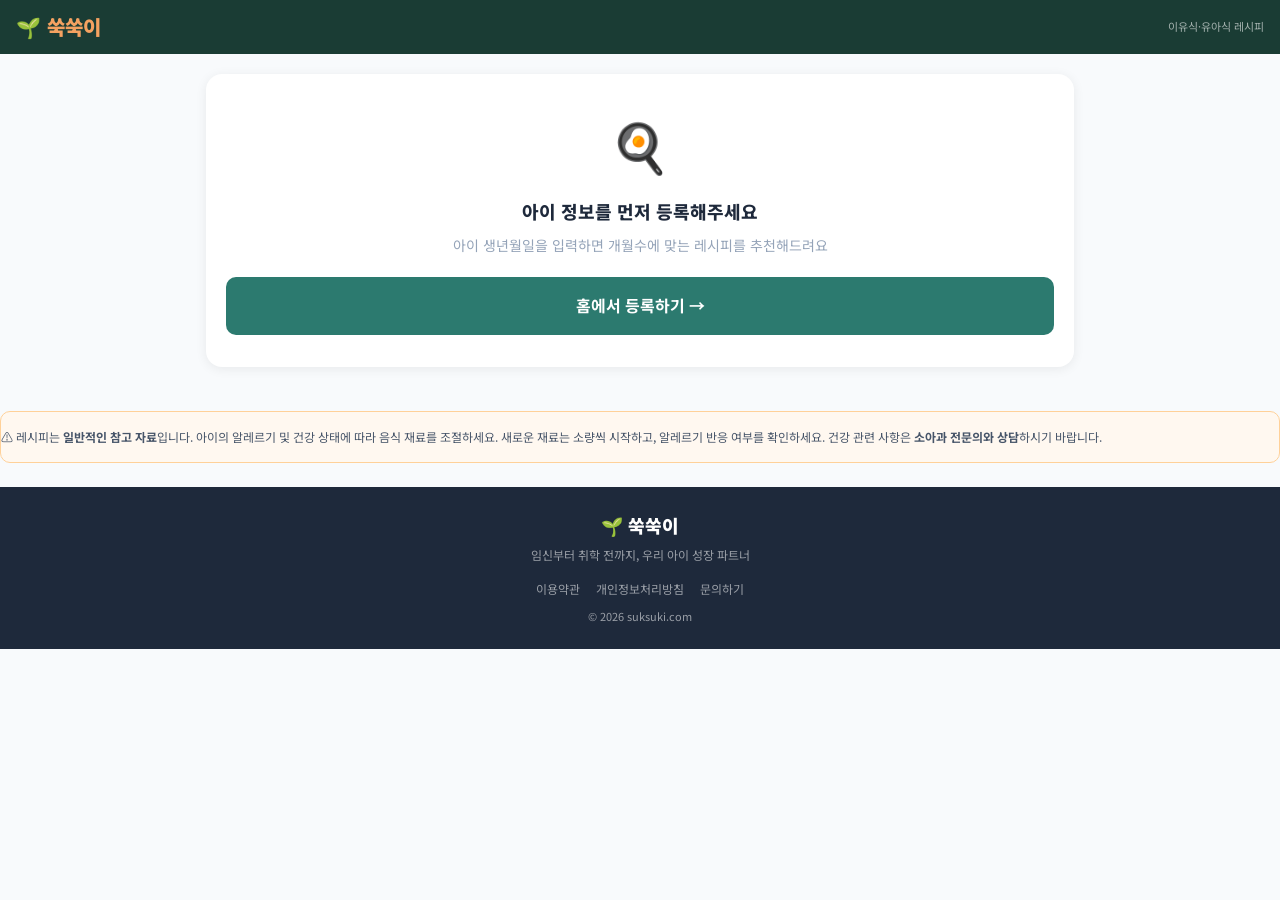
<file: recipe.html>
<!DOCTYPE html>
<html lang="ko">
<head>
  <meta charset="UTF-8" />
  <meta name="viewport" content="width=device-width, initial-scale=1.0, maximum-scale=1.0, user-scalable=no" />
  <title>이유식·유아식 레시피 - 쑥쑥이</title>
  <meta name="description" content="아이 개월수에 맞는 이유식·유아식 레시피. 냉장고 재료로 만들 수 있는 레시피를 추천해드려요." />
  <meta name="theme-color" content="#1A3C34" />
  <link rel="stylesheet" href="style.css" />
  <link rel="preconnect" href="https://fonts.googleapis.com" />
  <link href="https://fonts.googleapis.com/css2?family=Noto+Sans+KR:wght@400;500;700;900&display=swap" rel="stylesheet" />
  <style>
    .recipe-hero {
      background: linear-gradient(160deg, var(--primary-dark) 0%, var(--primary) 100%);
      padding: 24px 20px 28px;
      color: #fff;
    }

    .recipe-hero-title { font-size: 22px; font-weight: 900; margin-bottom: 6px; }
    .recipe-hero-desc  { font-size: 13px; color: rgba(255,255,255,0.8); line-height: 1.6; }

    /* 재료 입력 */
    .ingredient-card {
      background: var(--card);
      margin: 16px 16px 0;
      border-radius: var(--radius);
      padding: 20px;
      box-shadow: var(--shadow);
    }

    .ingredient-title { font-size: 15px; font-weight: 800; color: var(--text); margin-bottom: 12px; }

    .ingredient-input-row {
      display: flex;
      gap: 8px;
      margin-bottom: 12px;
    }

    .ingredient-input {
      flex: 1;
      padding: 13px 14px;
      border: 1.5px solid var(--border);
      border-radius: var(--radius-sm);
      font-size: 16px;
      outline: none;
      background: var(--bg);
      min-height: 50px;
    }

    .ingredient-input:focus { border-color: var(--primary); }

    .btn-add-ingredient {
      background: var(--primary);
      color: #fff;
      padding: 13px 18px;
      border-radius: var(--radius-sm);
      font-size: 14px;
      font-weight: 700;
      min-height: 50px;
      white-space: nowrap;
    }

    .ingredient-tags {
      display: flex;
      flex-wrap: wrap;
      gap: 8px;
      margin-bottom: 14px;
      min-height: 36px;
    }

    .ingredient-tag {
      display: flex;
      align-items: center;
      gap: 6px;
      background: var(--primary-light);
      color: var(--primary);
      border-radius: 100px;
      padding: 6px 12px;
      font-size: 13px;
      font-weight: 600;
    }

    .ingredient-tag-remove {
      cursor: pointer;
      font-size: 14px;
      color: var(--primary);
      line-height: 1;
      font-weight: 900;
    }

    .ingredient-empty {
      font-size: 13px;
      color: var(--text-light);
      font-style: italic;
    }

    .btn-find-recipe {
      width: 100%;
      padding: 15px;
      background: var(--secondary);
      color: #fff;
      border-radius: var(--radius-sm);
      font-size: 15px;
      font-weight: 700;
      min-height: 52px;
    }

    .btn-find-recipe:active { opacity: 0.85; }

    /* 필터 탭 */
    .filter-wrap {
      padding: 16px 16px 0;
      display: flex;
      gap: 8px;
      overflow-x: auto;
      -webkit-overflow-scrolling: touch;
      scrollbar-width: none;
    }
    .filter-wrap::-webkit-scrollbar { display: none; }

    .filter-btn {
      padding: 8px 16px;
      border-radius: 100px;
      font-size: 13px;
      font-weight: 700;
      color: var(--text-mid);
      background: var(--card);
      border: 1.5px solid var(--border);
      white-space: nowrap;
      min-height: 38px;
      transition: all 0.2s;
    }

    .filter-btn.active {
      background: var(--primary);
      color: #fff;
      border-color: var(--primary);
    }

    /* 레시피 카드 */
    .recipe-list { padding: 16px 16px 0; }

    .recipe-card {
      background: var(--card);
      border-radius: var(--radius);
      padding: 18px;
      margin-bottom: 12px;
      border: 1.5px solid var(--border);
      box-shadow: var(--shadow);
      transition: all 0.2s;
    }

    .recipe-card.highlighted {
      border-color: var(--secondary);
      background: #FFFAF5;
    }

    .recipe-card-header {
      display: flex;
      align-items: flex-start;
      justify-content: space-between;
      margin-bottom: 10px;
      gap: 10px;
    }

    .recipe-card-left { flex: 1; }

    .recipe-name {
      font-size: 16px;
      font-weight: 800;
      color: var(--text);
      margin-bottom: 4px;
    }

    .recipe-tags {
      display: flex;
      flex-wrap: wrap;
      gap: 4px;
      margin-bottom: 8px;
    }

    .recipe-tag {
      font-size: 10px;
      font-weight: 700;
      padding: 3px 8px;
      border-radius: 100px;
    }

    .tag-months { background: var(--primary-light); color: var(--primary); }
    .tag-match  { background: #FFF0E0; color: var(--accent); }
    .tag-type   { background: var(--bg); color: var(--text-mid); border: 1px solid var(--border); }

    .recipe-emoji { font-size: 36px; flex-shrink: 0; }

    .recipe-ingredients {
      font-size: 12px;
      color: var(--text-mid);
      line-height: 1.6;
      margin-bottom: 10px;
    }

    .recipe-ingredients strong { color: var(--accent); }

    .recipe-toggle {
      width: 100%;
      padding: 10px;
      background: var(--bg);
      border-radius: var(--radius-sm);
      font-size: 13px;
      font-weight: 700;
      color: var(--primary);
      border: 1px solid var(--border);
      min-height: 42px;
    }

    .recipe-steps {
      margin-top: 12px;
      display: none;
    }

    .recipe-steps.open { display: block; }

    .recipe-step {
      display: flex;
      gap: 10px;
      padding: 8px 0;
      border-bottom: 1px solid var(--border);
      font-size: 13px;
      color: var(--text-mid);
      line-height: 1.6;
    }

    .recipe-step:last-child { border-bottom: none; }

    .step-num {
      width: 22px;
      height: 22px;
      background: var(--primary);
      color: #fff;
      border-radius: 50%;
      font-size: 11px;
      font-weight: 700;
      display: flex;
      align-items: center;
      justify-content: center;
      flex-shrink: 0;
      margin-top: 1px;
    }

    .recipe-share-btn {
      display: flex;
      align-items: center;
      gap: 6px;
      margin-top: 10px;
      padding: 8px 12px;
      background: none;
      border: 1px solid var(--border);
      border-radius: var(--radius-sm);
      font-size: 12px;
      font-weight: 600;
      color: var(--text-mid);
      min-height: 38px;
    }

    /* 설정 없을 때 */
    .setup-prompt {
      margin: 20px 16px 0;
      background: var(--card);
      border-radius: var(--radius);
      padding: 32px 20px;
      text-align: center;
      box-shadow: var(--shadow);
    }
    .setup-prompt-icon  { font-size: 48px; margin-bottom: 14px; }
    .setup-prompt-title { font-size: 18px; font-weight: 800; color: var(--text); margin-bottom: 8px; }
    .setup-prompt-desc  { font-size: 14px; color: var(--text-light); line-height: 1.7; margin-bottom: 20px; }

    .no-recipe-msg {
      text-align: center;
      padding: 32px 20px;
      color: var(--text-light);
      font-size: 14px;
      line-height: 1.8;
    }
  </style>
</head>
<body>

  <header class="header">
    <div class="header-inner">
      <a href="index.html" class="logo">🌱 <span>쑥쑥이</span></a>
      <span class="header-sub">이유식·유아식 레시피</span>
    </div>
  </header>

  <main class="main">

    <!-- 설정 없을 때 -->
    <div id="view-no-data" class="hidden">
      <div class="setup-prompt">
        <div class="setup-prompt-icon">🍳</div>
        <h2 class="setup-prompt-title">아이 정보를 먼저 등록해주세요</h2>
        <p class="setup-prompt-desc">아이 생년월일을 입력하면 개월수에 맞는 레시피를 추천해드려요</p>
        <a href="index.html" class="btn-primary" style="display:block;text-decoration:none;text-align:center;">홈에서 등록하기 →</a>
      </div>
    </div>

    <!-- 레시피 메인 뷰 -->
    <div id="view-recipe" class="hidden">

      <!-- 히어로 -->
      <div class="recipe-hero">
        <h1 class="recipe-hero-title">🍳 <span id="baby-name-display">우리아이</span> 맞춤 레시피</h1>
        <p class="recipe-hero-desc" id="recipe-hero-desc">개월수에 맞는 이유식·유아식을 추천해드려요</p>
      </div>

      <!-- 재료 입력 -->
      <div class="ingredient-card">
        <p class="ingredient-title">🥕 냉장고 재료로 찾기</p>
        <div class="ingredient-input-row">
          <input class="ingredient-input" type="text" id="ingredient-input"
            placeholder="재료 입력 (예: 당근, 감자...)"
            onkeydown="if(event.key==='Enter') addIngredient()" />
          <button class="btn-add-ingredient" onclick="addIngredient()">추가</button>
        </div>
        <div class="ingredient-tags" id="ingredient-tags">
          <span class="ingredient-empty">재료를 추가하면 그 재료로 만들 수 있는 레시피를 찾아드려요</span>
        </div>
        <button class="btn-find-recipe" onclick="findByIngredients()">🔍 이 재료로 레시피 찾기</button>
      </div>

      <!-- 필터 -->
      <div class="filter-wrap">
        <button class="filter-btn active" onclick="filterRecipe('all', this)">전체</button>
        <button class="filter-btn" onclick="filterRecipe('초기이유식', this)">초기 이유식</button>
        <button class="filter-btn" onclick="filterRecipe('중기이유식', this)">중기 이유식</button>
        <button class="filter-btn" onclick="filterRecipe('후기이유식', this)">후기 이유식</button>
        <button class="filter-btn" onclick="filterRecipe('유아식', this)">유아식</button>
      </div>

      <!-- 레시피 목록 -->
      <div class="recipe-list" id="recipe-list"></div>

    </div>

  </main>

  <!-- 면책 고지 -->
  <div class="disclaimer">
    <p>⚠️ 레시피는 <strong>일반적인 참고 자료</strong>입니다. 아이의 알레르기 및 건강 상태에 따라 음식 재료를 조절하세요. 새로운 재료는 소량씩 시작하고, 알레르기 반응 여부를 확인하세요. 건강 관련 사항은 <strong>소아과 전문의와 상담</strong>하시기 바랍니다.</p>
  </div>

  <footer class="footer">
    <p class="footer-logo">🌱 쑥쑥이</p>
    <p class="footer-desc">임신부터 취학 전까지, 우리 아이 성장 파트너</p>
    <div class="footer-links">
      <a href="#">이용약관</a>
      <a href="#">개인정보처리방침</a>
      <a href="#">문의하기</a>
    </div>
    <p class="footer-copy">© 2026 suksuki.com</p>
  </footer>

  <nav class="bottom-nav">
    <a href="index.html" class="bnav"><span class="bnav-icon">🏠</span><span class="bnav-label">홈</span></a>
    <a href="growth.html" class="bnav"><span class="bnav-icon">📏</span><span class="bnav-label">성장</span></a>
    <a href="vaccine.html" class="bnav"><span class="bnav-icon">💉</span><span class="bnav-label">접종</span></a>
    <a href="recipe.html" class="bnav active"><span class="bnav-icon">🍳</span><span class="bnav-label">레시피</span></a>
    <a href="subsidy.html" class="bnav"><span class="bnav-icon">💰</span><span class="bnav-label">지원금</span></a>
  </nav>

  <div class="toast hidden" id="toast"></div>
  <script src="script.js"></script>
  <script>
    // 레시피 데이터
    const RECIPES = [
      // ===== 초기 이유식 (4~6개월) =====
      {
        id: 'r01', name: '쌀미음', emoji: '🍚',
        type: '초기이유식', minMonths: 4, maxMonths: 6,
        ingredients: ['쌀'],
        ingredientsFull: '쌀 10g, 물 100ml',
        steps: ['쌀을 30분 이상 불려요', '불린 쌀을 믹서에 곱게 갈아요', '냄비에 갈은 쌀과 물을 넣고 약불로 저으며 끓여요', '걸쭉해지면 체에 걸러 부드럽게 해요'],
        tip: '처음 이유식은 쌀미음부터 시작해요. 알레르기 반응이 없는지 3~5일 관찰하세요.',
      },
      {
        id: 'r02', name: '감자미음', emoji: '🥔',
        type: '초기이유식', minMonths: 5, maxMonths: 6,
        ingredients: ['감자'],
        ingredientsFull: '감자 20g, 물 80ml',
        steps: ['감자를 껍질 벗겨 잘게 썰어요', '부드럽게 삶아요', '삶은 감자와 물을 믹서에 넣고 곱게 갈아요', '약불로 저으며 데워요'],
        tip: '감자는 포만감이 좋아요. 소화가 잘 되는 재료예요.',
      },
      {
        id: 'r03', name: '애호박미음', emoji: '🥬',
        type: '초기이유식', minMonths: 5, maxMonths: 6,
        ingredients: ['애호박'],
        ingredientsFull: '애호박 20g, 쌀미음 80ml',
        steps: ['애호박 껍질을 벗기고 씨를 제거해요', '부드럽게 쪄요', '쌀미음에 찐 애호박을 으깨서 섞어요', '농도를 조절하며 먹여요'],
        tip: '애호박은 소화가 잘 되고 단맛이 있어 아이들이 좋아해요.',
      },
      // ===== 중기 이유식 (7~9개월) =====
      {
        id: 'r04', name: '닭고기 당근죽', emoji: '🍗',
        type: '중기이유식', minMonths: 7, maxMonths: 9,
        ingredients: ['닭가슴살', '당근', '쌀'],
        ingredientsFull: '불린 쌀 30g, 닭가슴살 20g, 당근 15g, 물 200ml',
        steps: ['닭가슴살을 삶아서 잘게 다져요', '당근을 작게 깍둑썰어요', '냄비에 쌀, 닭고기, 당근, 물을 넣어요', '중불로 저으며 20분 끓여요', '부드러운 죽 농도로 완성해요'],
        tip: '단백질 보충에 좋아요. 닭가슴살은 기름기가 적어 이유식에 적합해요.',
      },
      {
        id: 'r05', name: '소고기 브로콜리죽', emoji: '🥦',
        type: '중기이유식', minMonths: 7, maxMonths: 9,
        ingredients: ['소고기', '브로콜리', '쌀'],
        ingredientsFull: '불린 쌀 30g, 소고기 안심 20g, 브로콜리 15g, 물 200ml',
        steps: ['소고기는 핏물 제거 후 잘게 다져요', '브로콜리는 꽃부분만 잘게 다져요', '냄비에 모든 재료와 물을 넣어요', '약불로 20분 이상 저으며 끓여요'],
        tip: '소고기는 철분이 풍부해요. 6개월 이후 철분 보충이 중요해요.',
      },
      {
        id: 'r06', name: '감자 당근 으깸', emoji: '🥕',
        type: '중기이유식', minMonths: 7, maxMonths: 9,
        ingredients: ['감자', '당근'],
        ingredientsFull: '감자 40g, 당근 20g, 모유 또는 분유 2스푼',
        steps: ['감자와 당근을 작게 잘라 부드럽게 쪄요', '따뜻할 때 포크로 으깨요', '모유나 분유를 조금 넣어 부드럽게 해요', '덩어리가 없도록 잘 섞어요'],
        tip: '손가락 음식 연습을 시작할 수 있어요.',
      },
      // ===== 후기 이유식 (10~12개월) =====
      {
        id: 'r07', name: '연두부 시금치국', emoji: '🥬',
        type: '후기이유식', minMonths: 10, maxMonths: 12,
        ingredients: ['두부', '시금치'],
        ingredientsFull: '연두부 50g, 시금치 20g, 육수 150ml',
        steps: ['시금치를 데쳐서 잘게 썰어요', '육수를 끓여요', '연두부를 작은 큐브로 잘라요', '끓는 육수에 두부와 시금치를 넣어요', '한소끔 끓이면 완성이에요'],
        tip: '간은 하지 마세요. 아이에게 소금은 돌 이후부터예요.',
      },
      {
        id: 'r08', name: '달걀 야채볶음밥', emoji: '🍳',
        type: '후기이유식', minMonths: 11, maxMonths: 12,
        ingredients: ['달걀', '당근', '양파', '밥'],
        ingredientsFull: '밥 50g, 달걀 1개, 당근 15g, 양파 15g, 참기름 약간',
        steps: ['당근, 양파를 잘게 다져요', '기름 없이 야채를 볶아요', '달걀을 넣고 스크램블 해요', '밥을 넣고 잘 섞어요', '참기름 한 방울로 마무리해요'],
        tip: '달걀은 완전히 익혀주세요. 반숙은 돌 이전 아이에게 주지 마세요.',
      },
      {
        id: 'r09', name: '소고기 무국', emoji: '🍲',
        type: '후기이유식', minMonths: 10, maxMonths: 12,
        ingredients: ['소고기', '무'],
        ingredientsFull: '소고기 30g, 무 40g, 물 200ml',
        steps: ['소고기는 잘게 다져요', '무는 작게 깍둑썰어요', '물에 소고기를 먼저 넣고 끓여요', '무를 넣고 무가 투명해질 때까지 끓여요'],
        tip: '무는 소화를 도와줘요. 겨울철 건강식이에요.',
      },
      // ===== 유아식 (13개월~) =====
      {
        id: 'r10', name: '치즈 감자전', emoji: '🥞',
        type: '유아식', minMonths: 13, maxMonths: 84,
        ingredients: ['감자', '치즈'],
        ingredientsFull: '감자 100g, 슬라이스 치즈 1장, 달걀 1개, 전분가루 1스푼',
        steps: ['감자를 강판에 갈거나 잘게 다져요', '달걀, 전분, 치즈를 넣고 섞어요', '팬에 기름을 두르고 동그랗게 올려요', '앞뒤로 노릇하게 구워요'],
        tip: '아이들이 정말 좋아하는 레시피예요. 간식으로도 딱이에요!',
      },
      {
        id: 'r11', name: '닭고기 채소볶음', emoji: '🫑',
        type: '유아식', minMonths: 13, maxMonths: 84,
        ingredients: ['닭가슴살', '파프리카', '양파'],
        ingredientsFull: '닭가슴살 80g, 파프리카 30g, 양파 30g, 간장 1/2스푼',
        steps: ['닭가슴살을 작게 잘라요', '파프리카, 양파를 먹기 좋게 썰어요', '팬에 닭고기를 먼저 볶아요', '야채를 넣고 같이 볶아요', '간장을 살짝 넣어 마무리해요'],
        tip: '색깔 야채를 다양하게 넣어 영양을 보충해요.',
      },
      {
        id: 'r12', name: '토마토 달걀볶음', emoji: '🍅',
        type: '유아식', minMonths: 13, maxMonths: 84,
        ingredients: ['토마토', '달걀'],
        ingredientsFull: '토마토 1개, 달걀 2개, 참기름 약간',
        steps: ['토마토를 한입 크기로 잘라요', '달걀을 풀어요', '팬에 달걀을 먼저 볶아요', '토마토를 넣고 같이 볶아요', '참기름 한 방울로 마무리해요'],
        tip: '중국 가정식 요리예요. 토마토의 산미와 달걀이 잘 어울려요.',
      },
      {
        id: 'r13', name: '바나나 오트밀', emoji: '🍌',
        type: '유아식', minMonths: 10, maxMonths: 84,
        ingredients: ['바나나', '오트밀'],
        ingredientsFull: '오트밀 30g, 바나나 1/2개, 우유 또는 분유 100ml',
        steps: ['오트밀에 우유를 붓고 전자레인지 2분 돌려요', '바나나를 으깨서 섞어요', '식힌 후 먹여요'],
        tip: '아침 식사로 좋아요. 섬유질이 풍부해요.',
      },
      {
        id: 'r14', name: '단호박 스프', emoji: '🎃',
        type: '유아식', minMonths: 10, maxMonths: 84,
        ingredients: ['단호박'],
        ingredientsFull: '단호박 150g, 우유 또는 분유 100ml, 버터 약간',
        steps: ['단호박을 쪄서 껍질을 제거해요', '믹서에 단호박과 우유를 넣고 갈아요', '냄비에 붓고 약불로 데워요', '버터를 살짝 넣으면 고소해요'],
        tip: '달콤하고 부드러워 아이들이 정말 좋아해요!',
      },
      {
        id: 'r15', name: '고구마 매쉬', emoji: '🍠',
        type: '유아식', minMonths: 6, maxMonths: 84,
        ingredients: ['고구마'],
        ingredientsFull: '고구마 100g, 우유 2스푼',
        steps: ['고구마를 껍질 벗겨 부드럽게 쪄요', '따뜻할 때 포크로 으깨요', '우유를 넣어 부드러운 농도로 만들어요'],
        tip: '자연 단맛이 있어 설탕 없이도 맛있어요. 변비 예방에도 좋아요.',
      },
    ];

    let currentMonths = 0;
    let currentFilter = 'all';
    let ingredientList = [];
    let highlightedIds = [];

    function getTypeByMonths(months) {
      if (months < 7)  return '초기이유식';
      if (months < 10) return '중기이유식';
      if (months < 13) return '후기이유식';
      return '유아식';
    }

    function addIngredient() {
      const input = document.getElementById('ingredient-input');
      const val = input.value.trim();
      if (!val) return;
      if (ingredientList.includes(val)) {
        window.suksuki.showToast('이미 추가된 재료예요');
        return;
      }
      ingredientList.push(val);
      input.value = '';
      renderIngredientTags();
    }

    function removeIngredient(name) {
      ingredientList = ingredientList.filter(i => i !== name);
      renderIngredientTags();
    }

    function renderIngredientTags() {
      const container = document.getElementById('ingredient-tags');
      if (ingredientList.length === 0) {
        container.innerHTML = '<span class="ingredient-empty">재료를 추가하면 그 재료로 만들 수 있는 레시피를 찾아드려요</span>';
        return;
      }
      container.innerHTML = ingredientList.map(i => `
        <div class="ingredient-tag">
          ${i}
          <span class="ingredient-tag-remove" onclick="removeIngredient('${i}')">×</span>
        </div>
      `).join('');
    }

    function findByIngredients() {
      if (ingredientList.length === 0) {
        window.suksuki.showToast('재료를 먼저 입력해주세요 🥕');
        return;
      }

      // 입력 재료와 매칭되는 레시피 찾기
      highlightedIds = RECIPES
        .filter(r => {
          const matched = r.ingredients.filter(ing =>
            ingredientList.some(input =>
              ing.includes(input) || input.includes(ing)
            )
          );
          return matched.length > 0;
        })
        .map(r => r.id);

      if (highlightedIds.length === 0) {
        window.suksuki.showToast('입력한 재료로 만들 수 있는 레시피가 없어요 😢');
        return;
      }

      window.suksuki.showToast(`${highlightedIds.length}개 레시피를 찾았어요! 🎉`, 3000);
      currentFilter = 'all';
      document.querySelectorAll('.filter-btn').forEach(b => b.classList.remove('active'));
      document.querySelector('.filter-btn').classList.add('active');
      renderRecipes();

      document.getElementById('recipe-list').scrollIntoView({ behavior: 'smooth' });
    }

    function filterRecipe(type, btn) {
      currentFilter = type;
      highlightedIds = [];
      document.querySelectorAll('.filter-btn').forEach(b => b.classList.remove('active'));
      btn.classList.add('active');
      renderRecipes();
    }

    function toggleSteps(id) {
      const steps = document.getElementById(`steps-${id}`);
      const btn   = document.getElementById(`toggle-${id}`);
      if (steps.classList.contains('open')) {
        steps.classList.remove('open');
        btn.textContent = '📋 만드는 방법 보기';
      } else {
        steps.classList.add('open');
        btn.textContent = '📋 접기';
      }
    }

    function renderRecipes() {
      const container = document.getElementById('recipe-list');
      container.innerHTML = '';

      let filtered = RECIPES.filter(r =>
        r.minMonths <= currentMonths && r.maxMonths >= currentMonths
      );

      if (currentFilter !== 'all') {
        filtered = filtered.filter(r => r.type === currentFilter);
      }

      // 하이라이트 된 것 먼저
      filtered.sort((a, b) => {
        const aH = highlightedIds.includes(a.id) ? -1 : 1;
        const bH = highlightedIds.includes(b.id) ? -1 : 1;
        return aH - bH;
      });

      if (filtered.length === 0) {
        container.innerHTML = `<div class="no-recipe-msg">
          이 시기에 맞는 레시피가 없어요 😢<br/>
          다른 필터를 선택해보세요
        </div>`;
        return;
      }

      filtered.forEach(r => {
        const isHighlighted = highlightedIds.includes(r.id);
        const matchedIngredients = ingredientList.length > 0
          ? r.ingredients.filter(ing =>
              ingredientList.some(input => ing.includes(input) || input.includes(ing))
            )
          : [];

        const card = document.createElement('div');
        card.className = `recipe-card ${isHighlighted ? 'highlighted' : ''}`;
        card.innerHTML = `
          <div class="recipe-card-header">
            <div class="recipe-card-left">
              <p class="recipe-name">${r.name}</p>
              <div class="recipe-tags">
                <span class="recipe-tag tag-months">${r.minMonths}~${r.maxMonths}개월</span>
                <span class="recipe-tag tag-type">${r.type}</span>
                ${isHighlighted ? `<span class="recipe-tag tag-match">✓ 재료 매칭</span>` : ''}
              </div>
            </div>
            <span class="recipe-emoji">${r.emoji}</span>
          </div>
          <p class="recipe-ingredients">
            <strong>재료:</strong> ${r.ingredientsFull}
          </p>
          ${r.tip ? `<p style="font-size:12px;color:var(--primary);background:var(--primary-light);padding:8px 10px;border-radius:8px;margin-bottom:10px;">💡 ${r.tip}</p>` : ''}
          <button class="recipe-toggle" id="toggle-${r.id}" onclick="toggleSteps('${r.id}')">
            📋 만드는 방법 보기
          </button>
          <div class="recipe-steps" id="steps-${r.id}">
            ${r.steps.map((s, i) => `
              <div class="recipe-step">
                <span class="step-num">${i+1}</span>
                <span>${s}</span>
              </div>
            `).join('')}
          </div>
          <button class="recipe-share-btn" onclick="shareRecipe('${r.name}')">
            🔗 이 레시피 공유하기
          </button>
        `;
        container.appendChild(card);
      });
    }

    function shareRecipe(name) {
      const url = 'https://suksuki.com/recipe.html';
      if (navigator.share) {
        navigator.share({
          title: `쑥쑥이 레시피 - ${name}`,
          text: `우리 아이를 위한 ${name} 레시피! 쑥쑥이에서 확인해보세요 🍳`,
          url,
        }).catch(() => window.suksuki.copyLink());
      } else {
        window.suksuki.copyLink();
        window.suksuki.showToast('링크 복사됐어요! 🔗');
      }
    }

    function initRecipe() {
      const type    = localStorage.getItem(window.suksuki.K.TYPE);
      const birth   = localStorage.getItem(window.suksuki.K.BABY_BIRTH);
      const dueDate = localStorage.getItem(window.suksuki.K.DUE_DATE);
      const name    = localStorage.getItem(window.suksuki.K.BABY_NAME) || '우리아이';

      // 임신 중인 경우: 초기 이유식 미리보기
      if (type === 'pregnant' && dueDate) {
        currentMonths = 4; // 초기이유식 시작 시점으로 미리보기
        document.getElementById('view-recipe').classList.remove('hidden');
        document.getElementById('baby-name-display').textContent = '출생 후 예정';
        document.getElementById('recipe-hero-desc').textContent = '출생 후 시작할 초기 이유식 레시피를 미리 확인해보세요 🍼';
        renderRecipes();
        return;
      }

      if (type !== 'baby' || !birth) {
        document.getElementById('view-no-data').classList.remove('hidden');
        return;
      }

      currentMonths = window.suksuki.calcMonths(birth);
      const recipeType = getTypeByMonths(currentMonths);

      document.getElementById('view-recipe').classList.remove('hidden');
      document.getElementById('baby-name-display').textContent = name;
      document.getElementById('recipe-hero-desc').textContent =
        `현재 ${currentMonths}개월 · ${recipeType} 단계 레시피를 추천해드려요`;

      renderRecipes();
    }

    // suksuki 준비 확인 후 실행
    function _waitAndInit() {
      if (window.suksuki && window.suksuki.K) {
        initRecipe();
      } else {
        setTimeout(_waitAndInit, 50);
      }
    }
    if (document.readyState === 'loading') {
      document.addEventListener('DOMContentLoaded', _waitAndInit);
    } else {
      _waitAndInit();
    }
  </script>
</body>
</html>
</file>
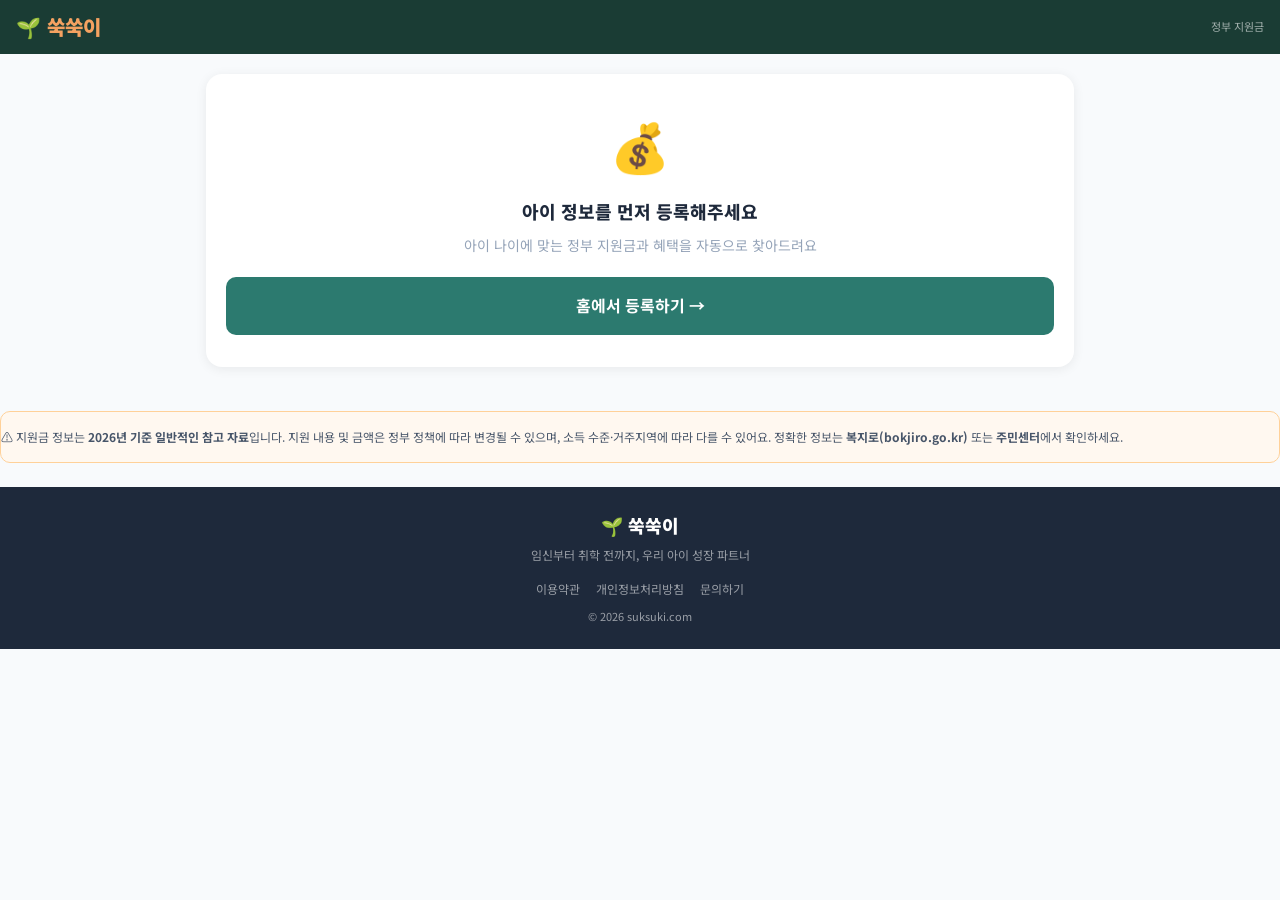
<file: subsidy.html>
<!DOCTYPE html>
<html lang="ko">
<head>
  <meta charset="UTF-8" />
  <meta name="viewport" content="width=device-width, initial-scale=1.0, maximum-scale=1.0, user-scalable=no" />
  <title>정부 지원금 검색 - 쑥쑥이</title>
  <meta name="description" content="임신·출산·육아 관련 정부 지원금을 한 곳에서. 아이 나이에 맞는 혜택을 놓치지 마세요." />
  <meta name="theme-color" content="#1A3C34" />
  <link rel="stylesheet" href="style.css" />
  <link rel="preconnect" href="https://fonts.googleapis.com" />
  <link href="https://fonts.googleapis.com/css2?family=Noto+Sans+KR:wght@400;500;700;900&display=swap" rel="stylesheet" />
  <style>
    .subsidy-hero {
      background: linear-gradient(160deg, var(--primary-dark) 0%, var(--primary) 100%);
      padding: 24px 20px 28px;
      color: #fff;
    }

    .subsidy-hero-title { font-size: 22px; font-weight: 900; margin-bottom: 6px; }
    .subsidy-hero-desc  { font-size: 13px; color: rgba(255,255,255,0.8); line-height: 1.6; margin-bottom: 16px; }

    .subsidy-summary {
      display: flex;
      gap: 10px;
    }

    .subsidy-summary-item {
      flex: 1;
      background: rgba(255,255,255,0.12);
      border-radius: var(--radius-sm);
      padding: 12px;
      text-align: center;
    }

    .subsidy-summary-value {
      font-size: 22px;
      font-weight: 900;
      color: var(--secondary);
      margin-bottom: 2px;
    }

    .subsidy-summary-label {
      font-size: 10px;
      color: rgba(255,255,255,0.7);
    }

    /* 필터 */
    .filter-wrap {
      padding: 16px 16px 0;
      display: flex;
      gap: 8px;
      overflow-x: auto;
      -webkit-overflow-scrolling: touch;
      scrollbar-width: none;
    }
    .filter-wrap::-webkit-scrollbar { display: none; }

    .filter-btn {
      padding: 8px 16px;
      border-radius: 100px;
      font-size: 13px;
      font-weight: 700;
      color: var(--text-mid);
      background: var(--card);
      border: 1.5px solid var(--border);
      white-space: nowrap;
      min-height: 38px;
      transition: all 0.2s;
    }

    .filter-btn.active {
      background: var(--primary);
      color: #fff;
      border-color: var(--primary);
    }

    /* 지원금 카드 */
    .subsidy-list { padding: 16px 16px 0; }

    .subsidy-card {
      background: var(--card);
      border-radius: var(--radius);
      padding: 18px;
      margin-bottom: 12px;
      border: 1.5px solid var(--border);
      box-shadow: var(--shadow);
    }

    .subsidy-card.important {
      border-color: var(--secondary);
      background: #FFFAF5;
    }

    .subsidy-card-header {
      display: flex;
      align-items: flex-start;
      gap: 12px;
      margin-bottom: 10px;
    }

    .subsidy-icon {
      font-size: 32px;
      flex-shrink: 0;
    }

    .subsidy-card-info { flex: 1; }

    .subsidy-name {
      font-size: 15px;
      font-weight: 800;
      color: var(--text);
      margin-bottom: 4px;
    }

    .subsidy-tags {
      display: flex;
      flex-wrap: wrap;
      gap: 4px;
    }

    .subsidy-tag {
      font-size: 10px;
      font-weight: 700;
      padding: 3px 8px;
      border-radius: 100px;
    }

    .tag-amount   { background: #E8F5E9; color: #2E7D32; }
    .tag-period   { background: var(--primary-light); color: var(--primary); }
    .tag-type     { background: var(--bg); color: var(--text-mid); border: 1px solid var(--border); }
    .tag-new      { background: #FFE0E0; color: #C62828; }

    .subsidy-amount {
      font-size: 20px;
      font-weight: 900;
      color: var(--accent);
      margin-bottom: 8px;
    }

    .subsidy-desc {
      font-size: 13px;
      color: var(--text-mid);
      line-height: 1.7;
      margin-bottom: 10px;
    }

    .subsidy-how {
      background: var(--bg);
      border-radius: var(--radius-sm);
      padding: 10px 12px;
      font-size: 12px;
      color: var(--text-mid);
      line-height: 1.7;
      margin-bottom: 10px;
    }

    .subsidy-how-title {
      font-size: 12px;
      font-weight: 700;
      color: var(--primary);
      margin-bottom: 4px;
    }

    .subsidy-btn-row {
      display: flex;
      gap: 8px;
    }

    .btn-subsidy-apply {
      flex: 1;
      padding: 11px;
      background: var(--primary);
      color: #fff;
      border-radius: var(--radius-sm);
      font-size: 13px;
      font-weight: 700;
      min-height: 44px;
      text-align: center;
      text-decoration: none;
      display: flex;
      align-items: center;
      justify-content: center;
    }

    .btn-subsidy-share {
      padding: 11px 14px;
      background: var(--card);
      border: 1.5px solid var(--border);
      border-radius: var(--radius-sm);
      font-size: 13px;
      font-weight: 700;
      color: var(--text-mid);
      min-height: 44px;
    }

    /* 설정 없을 때 */
    .setup-prompt {
      margin: 20px 16px 0;
      background: var(--card);
      border-radius: var(--radius);
      padding: 32px 20px;
      text-align: center;
      box-shadow: var(--shadow);
    }
    .setup-prompt-icon  { font-size: 48px; margin-bottom: 14px; }
    .setup-prompt-title { font-size: 18px; font-weight: 800; color: var(--text); margin-bottom: 8px; }
    .setup-prompt-desc  { font-size: 14px; color: var(--text-light); line-height: 1.7; margin-bottom: 20px; }

    /* 임신 버전 */
    .pregnant-badge {
      display: inline-block;
      background: rgba(255,255,255,0.15);
      border-radius: 100px;
      padding: 5px 14px;
      font-size: 12px;
      font-weight: 600;
      color: #fff;
      margin-bottom: 12px;
    }
  </style>
</head>
<body>

  <header class="header">
    <div class="header-inner">
      <a href="index.html" class="logo">🌱 <span>쑥쑥이</span></a>
      <span class="header-sub">정부 지원금</span>
    </div>
  </header>

  <main class="main">

    <!-- 설정 없을 때 -->
    <div id="view-no-data" class="hidden">
      <div class="setup-prompt">
        <div class="setup-prompt-icon">💰</div>
        <h2 class="setup-prompt-title">아이 정보를 먼저 등록해주세요</h2>
        <p class="setup-prompt-desc">아이 나이에 맞는 정부 지원금과 혜택을 자동으로 찾아드려요</p>
        <a href="index.html" class="btn-primary" style="display:block;text-decoration:none;text-align:center;">홈에서 등록하기 →</a>
      </div>
    </div>

    <!-- 지원금 메인 뷰 -->
    <div id="view-subsidy" class="hidden">

      <!-- 히어로 -->
      <div class="subsidy-hero">
        <div id="pregnant-badge" class="pregnant-badge hidden">🤰 임신 중 지원금</div>
        <h1 class="subsidy-hero-title">💰 <span id="name-display">우리아이</span> 지원금</h1>
        <p class="subsidy-hero-desc" id="subsidy-desc">받을 수 있는 지원금을 모아드렸어요</p>
        <div class="subsidy-summary">
          <div class="subsidy-summary-item">
            <div class="subsidy-summary-value" id="summary-count">0</div>
            <div class="subsidy-summary-label">해당 지원금</div>
          </div>
          <div class="subsidy-summary-item">
            <div class="subsidy-summary-value" id="summary-monthly">0</div>
            <div class="subsidy-summary-label">월 혜택 (만원)</div>
          </div>
          <div class="subsidy-summary-item">
            <div class="subsidy-summary-value" id="summary-onetime">0</div>
            <div class="subsidy-summary-label">일시금 (만원)</div>
          </div>
        </div>
      </div>

      <!-- 필터 -->
      <div class="filter-wrap">
        <button class="filter-btn active" onclick="filterSubsidy('all', this)">전체</button>
        <button class="filter-btn" onclick="filterSubsidy('현금', this)">현금 지원</button>
        <button class="filter-btn" onclick="filterSubsidy('바우처', this)">바우처</button>
        <button class="filter-btn" onclick="filterSubsidy('서비스', this)">서비스</button>
        <button class="filter-btn" onclick="filterSubsidy('세금', this)">세금 혜택</button>
      </div>

      <!-- 지원금 목록 -->
      <div class="subsidy-list" id="subsidy-list"></div>

    </div>

  </main>

  <!-- 면책 고지 -->
  <div class="disclaimer">
    <p>⚠️ 지원금 정보는 <strong>2026년 기준 일반적인 참고 자료</strong>입니다. 지원 내용 및 금액은 정부 정책에 따라 변경될 수 있으며, 소득 수준·거주지역에 따라 다를 수 있어요. 정확한 정보는 <strong>복지로(bokjiro.go.kr)</strong> 또는 <strong>주민센터</strong>에서 확인하세요.</p>
  </div>

  <footer class="footer">
    <p class="footer-logo">🌱 쑥쑥이</p>
    <p class="footer-desc">임신부터 취학 전까지, 우리 아이 성장 파트너</p>
    <div class="footer-links">
      <a href="#">이용약관</a>
      <a href="#">개인정보처리방침</a>
      <a href="#">문의하기</a>
    </div>
    <p class="footer-copy">© 2026 suksuki.com</p>
  </footer>

  <nav class="bottom-nav">
    <a href="index.html" class="bnav"><span class="bnav-icon">🏠</span><span class="bnav-label">홈</span></a>
    <a href="growth.html" class="bnav"><span class="bnav-icon">📏</span><span class="bnav-label">성장</span></a>
    <a href="vaccine.html" class="bnav"><span class="bnav-icon">💉</span><span class="bnav-label">접종</span></a>
    <a href="recipe.html" class="bnav"><span class="bnav-icon">🍳</span><span class="bnav-label">레시피</span></a>
    <a href="subsidy.html" class="bnav active"><span class="bnav-icon">💰</span><span class="bnav-label">지원금</span></a>
  </nav>

  <div class="toast hidden" id="toast"></div>
  <script src="script.js"></script>
  <script>
    // 지원금 데이터 (2026년 기준)
    const SUBSIDIES = [
      // ===== 임신 =====
      {
        id: 's01', name: '임신·출산 진료비 지원 (국민행복카드)',
        icon: '🏥', type: '바우처', important: true,
        minMonths: -10, maxMonths: 2,
        forPregnant: true,
        amount: '100만원 (다태아 140만원)',
        monthlyWon: 0, onetimeWon: 100,
        desc: '임신 확인 후 산부인과·약국 등에서 사용할 수 있는 국민행복카드를 발급받아요. 임신 중 진료비, 분만 비용, 출산 이후 신생아 진료비로 사용 가능해요.',
        how: '국민건강보험공단 또는 주민센터에서 신청. 임신 확인서 지참.',
        url: 'https://www.nhis.or.kr',
        tags: ['임신 즉시 신청'],
      },
      {
        id: 's02', name: '엽산제·철분제 지원',
        icon: '💊', type: '서비스', important: false,
        minMonths: -10, maxMonths: 0,
        forPregnant: true,
        amount: '무료 제공',
        monthlyWon: 0, onetimeWon: 0,
        desc: '보건소에서 임신 초기에는 엽산제, 임신 중기 이후에는 철분제를 무료로 받을 수 있어요.',
        how: '가까운 보건소 방문. 임신확인서 또는 임신 바우처 지참.',
        url: 'https://www.bokjiro.go.kr',
        tags: ['보건소 무료'],
      },
      {
        id: 's03', name: '임산부 KTX 할인',
        icon: '🚄', type: '서비스', important: false,
        minMonths: -10, maxMonths: 1,
        forPregnant: true,
        amount: '30% 할인',
        monthlyWon: 0, onetimeWon: 0,
        desc: 'KTX 일반실 운임 30% 할인 혜택을 받을 수 있어요.',
        how: '코레일 앱 또는 역 창구에서 임신확인서 제출 후 할인 적용.',
        url: 'https://www.letskorail.com',
        tags: ['임신 기간'],
      },

      // ===== 출산 =====
      {
        id: 's04', name: '첫만남이용권 (출생아 지원금)',
        icon: '🎁', type: '현금', important: true,
        minMonths: 0, maxMonths: 1,
        forPregnant: false,
        amount: '200만원 (첫째), 300만원 (둘째 이상)',
        monthlyWon: 0, onetimeWon: 200,
        desc: '아이가 태어나면 즉시 받을 수 있는 출생 축하 지원금이에요. 바우처 형태로 지급되며 다양한 유아용품 구매에 사용할 수 있어요.',
        how: '출생 후 주민센터 또는 정부24에서 신청. 출생신고와 함께 신청 가능.',
        url: 'https://www.gov.kr',
        tags: ['출생 즉시'],
      },
      {
        id: 's05', name: '부모급여',
        icon: '👶', type: '현금', important: true,
        minMonths: 0, maxMonths: 23,
        forPregnant: false,
        amount: '0세 100만원/월, 1세 50만원/월',
        monthlyWon: 100, onetimeWon: 0,
        desc: '만 0~1세 아이를 가정에서 직접 키우는 부모에게 매달 현금으로 지급돼요. 어린이집 이용 시 보육료로 전환돼요.',
        how: '주민센터 또는 복지로에서 출생 후 60일 이내 신청 권장.',
        url: 'https://www.bokjiro.go.kr',
        tags: ['매월 지급', '핵심 혜택'],
      },
      {
        id: 's06', name: '아동수당',
        icon: '💝', type: '현금', important: true,
        minMonths: 0, maxMonths: 95,
        forPregnant: false,
        amount: '10만원/월',
        monthlyWon: 10, onetimeWon: 0,
        desc: '만 8세 미만 모든 아동에게 매달 10만원을 지급해요. 소득 수준에 관계없이 모두 받을 수 있어요.',
        how: '주민센터 또는 복지로·정부24에서 신청.',
        url: 'https://www.bokjiro.go.kr',
        tags: ['만 8세까지', '매월 지급'],
      },
      {
        id: 's07', name: '출산 축하금 (지자체)',
        icon: '🎉', type: '현금', important: false,
        minMonths: 0, maxMonths: 3,
        forPregnant: false,
        amount: '지역마다 다름 (10만~수백만원)',
        monthlyWon: 0, onetimeWon: 50,
        desc: '거주하는 시·군·구에서 추가로 출산 축하금을 지급해요. 지역마다 금액이 다르니 주민센터에 꼭 문의하세요.',
        how: '거주 지역 주민센터에 문의 및 신청.',
        url: 'https://www.gov.kr',
        tags: ['지역별 상이'],
      },

      // ===== 영아기 =====
      {
        id: 's08', name: '보육료 지원 (어린이집)',
        icon: '🏫', type: '바우처', important: true,
        minMonths: 0, maxMonths: 84,
        forPregnant: false,
        amount: '연령별 상이 (0세 약 54만원/월)',
        monthlyWon: 54, onetimeWon: 0,
        desc: '어린이집 이용 시 보육료를 국가에서 지원해줘요. 아이행복카드로 결제하면 자동으로 지원금이 적용돼요.',
        how: '주민센터에서 아이행복카드 발급 후 어린이집 등록.',
        url: 'https://www.childcare.go.kr',
        tags: ['어린이집 이용 시'],
      },
      {
        id: 's09', name: '가정양육수당',
        icon: '🏠', type: '현금', important: false,
        minMonths: 24, maxMonths: 84,
        forPregnant: false,
        amount: '10~20만원/월 (나이별 상이)',
        monthlyWon: 15, onetimeWon: 0,
        desc: '어린이집이나 유치원을 이용하지 않고 가정에서 아이를 키울 때 받을 수 있는 수당이에요.',
        how: '주민센터 또는 복지로에서 신청.',
        url: 'https://www.bokjiro.go.kr',
        tags: ['가정 양육 시'],
      },
      {
        id: 's10', name: '영아기 건강보험 혜택',
        icon: '🏥', type: '서비스', important: false,
        minMonths: 0, maxMonths: 12,
        forPregnant: false,
        amount: '본인부담금 면제',
        monthlyWon: 0, onetimeWon: 0,
        desc: '만 1세 미만 영아는 외래 진료 시 본인부담금이 면제돼요. 소아과 진료비가 크게 줄어들어요.',
        how: '건강보험증 지참 후 자동 적용.',
        url: 'https://www.nhis.or.kr',
        tags: ['12개월 미만'],
      },

      // ===== 유아기 =====
      {
        id: 's11', name: '유아학비 지원 (유치원)',
        icon: '🎒', type: '바우처', important: true,
        minMonths: 36, maxMonths: 84,
        forPregnant: false,
        amount: '만 3~5세 월 22~29만원',
        monthlyWon: 25, onetimeWon: 0,
        desc: '유치원 이용 시 유아학비를 지원해요. 국공립·사립 모두 해당되며 아이행복카드로 결제해요.',
        how: '주민센터에서 아이행복카드 발급 후 유치원 입학 시 신청.',
        url: 'https://www.childcare.go.kr',
        tags: ['만 3~5세'],
      },
      {
        id: 's12', name: '도서관·문화시설 할인',
        icon: '📚', type: '서비스', important: false,
        minMonths: 0, maxMonths: 84,
        forPregnant: false,
        amount: '무료~50% 할인',
        monthlyWon: 0, onetimeWon: 0,
        desc: '국립 박물관, 도서관, 문화시설 등을 무료 또는 할인된 가격으로 이용할 수 있어요.',
        how: '각 시설 방문 시 아동 나이 확인 후 자동 적용.',
        url: 'https://www.mcst.go.kr',
        tags: ['자동 적용'],
      },
      {
        id: 's13', name: '다자녀 혜택 (2자녀 이상)',
        icon: '👨‍👩‍👧‍👦', type: '세금', important: false,
        minMonths: 0, maxMonths: 84,
        forPregnant: false,
        amount: '다양한 세금·공과금 감면',
        monthlyWon: 0, onetimeWon: 0,
        desc: '2자녀 이상 가정은 전기요금, 도시가스, 자동차 취득세 감면 등 다양한 혜택이 있어요.',
        how: '주민센터에서 다자녀 확인서 발급 후 각 기관에 제출.',
        url: 'https://www.bokjiro.go.kr',
        tags: ['2자녀 이상'],
      },
      {
        id: 's14', name: '세금 공제 (자녀 인적공제)',
        icon: '📊', type: '세금', important: false,
        minMonths: 0, maxMonths: 240,
        forPregnant: false,
        amount: '1인당 150만원 공제',
        monthlyWon: 0, onetimeWon: 0,
        desc: '연말정산 시 자녀 1인당 150만원을 소득에서 공제받을 수 있어요. 자녀 세액공제도 추가로 받을 수 있어요.',
        how: '연말정산 시 자녀 정보 입력. 회사 담당자 또는 홈택스에서 처리.',
        url: 'https://www.hometax.go.kr',
        tags: ['연말정산'],
      },
      {
        id: 's15', name: '산모·신생아 건강관리 서비스',
        icon: '👩‍⚕️', type: '서비스', important: true,
        minMonths: 0, maxMonths: 2,
        forPregnant: false,
        amount: '5~20일 (소득별 차등)',
        monthlyWon: 0, onetimeWon: 0,
        desc: '출산 후 전문 산후도우미가 가정을 방문해 산모와 신생아를 돌봐줘요. 소득에 따라 본인부담금이 달라요.',
        how: '임신 중 또는 출산 후 주민센터에 신청. 조기 신청 권장.',
        url: 'https://www.bokjiro.go.kr',
        tags: ['출산 후 신청'],
      },
    ];

    let currentMonths = 0;
    let isPregnant    = false;
    let currentFilter = 'all';

    function filterSubsidy(type, btn) {
      currentFilter = type;
      document.querySelectorAll('.filter-btn').forEach(b => b.classList.remove('active'));
      btn.classList.add('active');
      renderSubsidies();
    }

    function getApplicableSubsidies() {
      return SUBSIDIES.filter(s => {
        if (isPregnant) return s.forPregnant || (s.minMonths <= 0 && s.maxMonths >= 0);
        return !s.forPregnant && s.minMonths <= currentMonths && s.maxMonths >= currentMonths;
      });
    }

    function renderSubsidies() {
      const container = document.getElementById('subsidy-list');
      container.innerHTML = '';

      let list = getApplicableSubsidies();

      if (currentFilter !== 'all') {
        list = list.filter(s => s.type === currentFilter);
      }

      // 중요한 것 먼저
      list.sort((a, b) => (b.important ? 1 : 0) - (a.important ? 1 : 0));

      if (list.length === 0) {
        container.innerHTML = `<div style="text-align:center;padding:32px 20px;color:var(--text-light);font-size:14px;">해당하는 지원금이 없어요</div>`;
        return;
      }

      list.forEach(s => {
        const card = document.createElement('div');
        card.className = `subsidy-card ${s.important ? 'important' : ''}`;
        card.innerHTML = `
          <div class="subsidy-card-header">
            <span class="subsidy-icon">${s.icon}</span>
            <div class="subsidy-card-info">
              <p class="subsidy-name">${s.name}</p>
              <div class="subsidy-tags">
                <span class="subsidy-tag tag-type">${s.type}</span>
                ${s.tags.map(t => `<span class="subsidy-tag tag-period">${t}</span>`).join('')}
                ${s.important ? `<span class="subsidy-tag tag-new">⭐ 중요</span>` : ''}
              </div>
            </div>
          </div>
          <p class="subsidy-amount">${s.amount}</p>
          <p class="subsidy-desc">${s.desc}</p>
          <div class="subsidy-how">
            <p class="subsidy-how-title">📋 신청 방법</p>
            ${s.how}
          </div>
          <div class="subsidy-btn-row">
            <a href="${s.url}" target="_blank" class="btn-subsidy-apply">🔗 신청하러 가기</a>
            <button class="btn-subsidy-share" onclick="shareSubsidy('${s.name}')">공유</button>
          </div>
        `;
        container.appendChild(card);
      });
    }

    function updateSummary() {
      const list = getApplicableSubsidies();
      const monthly  = list.reduce((sum, s) => sum + (s.monthlyWon || 0), 0);
      const onetime  = list.reduce((sum, s) => sum + (s.onetimeWon || 0), 0);
      document.getElementById('summary-count').textContent   = list.length;
      document.getElementById('summary-monthly').textContent = monthly;
      document.getElementById('summary-onetime').textContent = onetime;
    }

    function shareSubsidy(name) {
      const url = 'https://suksuki.com/subsidy.html';
      if (navigator.share) {
        navigator.share({
          title: `쑥쑥이 - ${name}`,
          text: `${name} 지원금 정보! 쑥쑥이에서 확인해보세요 💰`,
          url,
        }).catch(() => window.suksuki.copyLink());
      } else {
        window.suksuki.copyLink();
        window.suksuki.showToast('링크 복사됐어요! 🔗');
      }
    }

    function initSubsidy() {
      const type     = localStorage.getItem(window.suksuki.K.TYPE);
      const birth    = localStorage.getItem(window.suksuki.K.BABY_BIRTH);
      const dueDate  = localStorage.getItem(window.suksuki.K.DUE_DATE);
      const babyName = localStorage.getItem(window.suksuki.K.BABY_NAME);
      const momName  = localStorage.getItem(window.suksuki.K.MOM_NAME);

      if (!type) {
        document.getElementById('view-no-data').classList.remove('hidden');
        return;
      }

      isPregnant    = type === 'pregnant';
      currentMonths = birth ? window.suksuki.calcMonths(birth) : 0;

      const displayName = isPregnant
        ? (momName || '예비맘')
        : (babyName || '우리아이');

      document.getElementById('view-subsidy').classList.remove('hidden');
      document.getElementById('name-display').textContent = displayName;

      if (isPregnant) {
        document.getElementById('pregnant-badge').classList.remove('hidden');
        document.getElementById('subsidy-desc').textContent = '임신 중 받을 수 있는 지원금을 모아드렸어요';
      } else {
        document.getElementById('subsidy-desc').textContent =
          `현재 ${currentMonths}개월 · 받을 수 있는 지원금을 모아드렸어요`;
      }

      updateSummary();
      renderSubsidies();
    }

    // suksuki 준비 확인 후 실행
    function _waitAndInit() {
      if (window.suksuki && window.suksuki.K) {
        initSubsidy();
      } else {
        setTimeout(_waitAndInit, 50);
      }
    }
    if (document.readyState === 'loading') {
      document.addEventListener('DOMContentLoaded', _waitAndInit);
    } else {
      _waitAndInit();
    }
  </script>
</body>
</html>
</file>
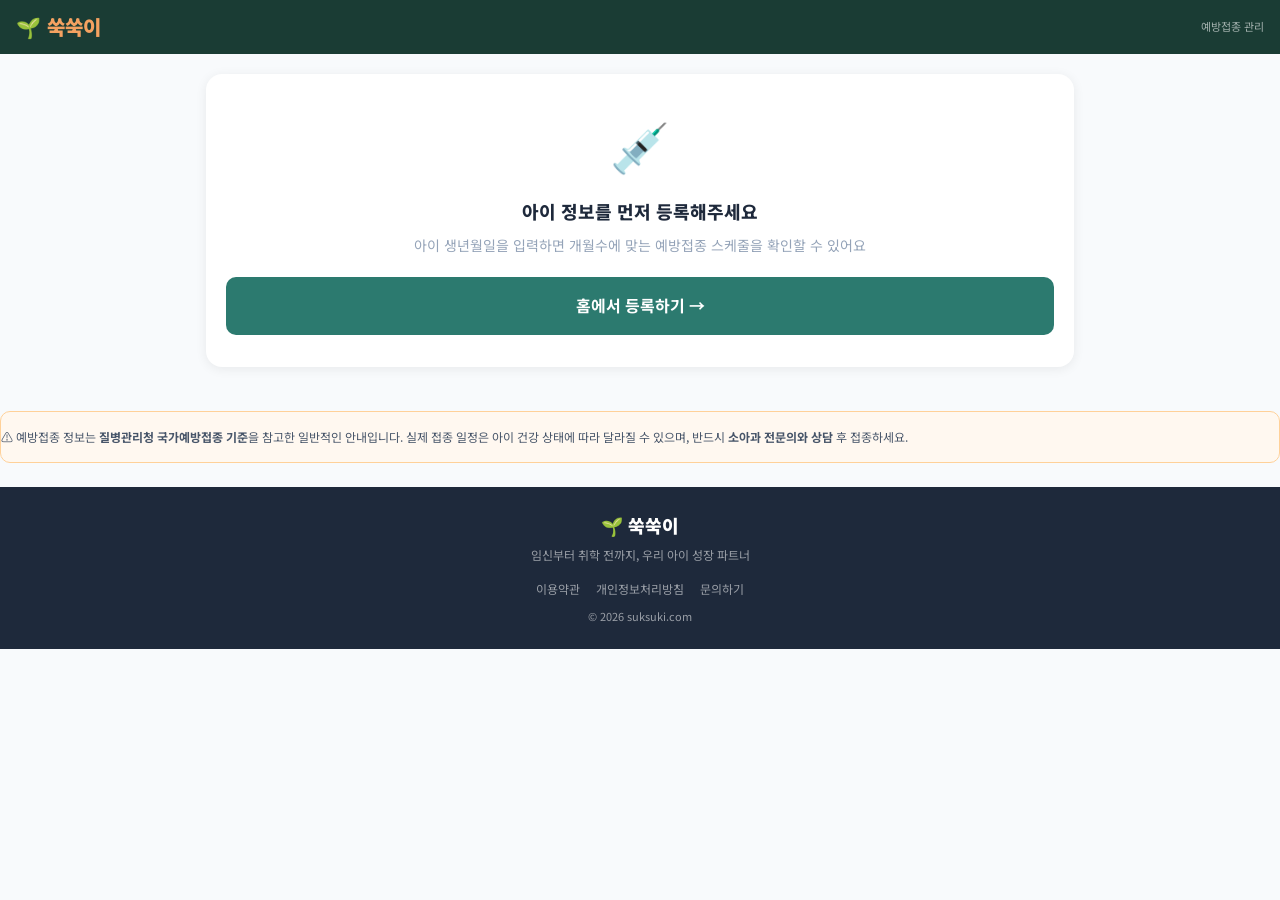
<file: vaccine.html>
<!DOCTYPE html>
<html lang="ko">
<head>
  <meta charset="UTF-8" />
  <meta name="viewport" content="width=device-width, initial-scale=1.0, maximum-scale=1.0, user-scalable=no" />
  <title>예방접종 관리 - 쑥쑥이</title>
  <meta name="description" content="국가예방접종 전체 스케줄을 한눈에. 맞은 것 체크하면 다음 접종을 자동으로 알려드려요." />
  <meta name="theme-color" content="#1A3C34" />
  <link rel="stylesheet" href="style.css" />
  <link rel="preconnect" href="https://fonts.googleapis.com" />
  <link href="https://fonts.googleapis.com/css2?family=Noto+Sans+KR:wght@400;500;700;900&display=swap" rel="stylesheet" />
  <style>
    .vaccine-hero {
      background: linear-gradient(160deg, var(--primary-dark) 0%, var(--primary) 100%);
      padding: 24px 20px 28px;
      color: #fff;
    }

    .vaccine-hero-title {
      font-size: 22px;
      font-weight: 900;
      margin-bottom: 6px;
    }

    .vaccine-hero-desc {
      font-size: 13px;
      color: rgba(255,255,255,0.8);
      line-height: 1.6;
      margin-bottom: 16px;
    }

    .vaccine-progress-wrap {
      background: rgba(255,255,255,0.12);
      border-radius: var(--radius);
      padding: 16px;
    }

    .vaccine-progress-label {
      display: flex;
      justify-content: space-between;
      font-size: 13px;
      color: rgba(255,255,255,0.85);
      margin-bottom: 8px;
      font-weight: 600;
    }

    .vaccine-progress-bar {
      background: rgba(255,255,255,0.2);
      border-radius: 100px;
      height: 8px;
      overflow: hidden;
    }

    .vaccine-progress-fill {
      background: var(--secondary);
      height: 100%;
      border-radius: 100px;
      transition: width 0.5s ease;
    }

    /* 필터 탭 */
    .filter-wrap {
      padding: 16px 16px 0;
      display: flex;
      gap: 8px;
      overflow-x: auto;
      -webkit-overflow-scrolling: touch;
      scrollbar-width: none;
    }

    .filter-wrap::-webkit-scrollbar { display: none; }

    .filter-btn {
      padding: 8px 16px;
      border-radius: 100px;
      font-size: 13px;
      font-weight: 700;
      color: var(--text-mid);
      background: var(--card);
      border: 1.5px solid var(--border);
      white-space: nowrap;
      min-height: 38px;
      transition: all 0.2s;
    }

    .filter-btn.active {
      background: var(--primary);
      color: #fff;
      border-color: var(--primary);
    }

    /* 접종 그룹 */
    .vaccine-group {
      margin: 16px 16px 0;
    }

    .vaccine-group-title {
      font-size: 14px;
      font-weight: 800;
      color: var(--text);
      margin-bottom: 10px;
      display: flex;
      align-items: center;
      gap: 8px;
    }

    .vaccine-group-badge {
      font-size: 11px;
      font-weight: 700;
      padding: 3px 10px;
      border-radius: 100px;
      background: var(--primary-light);
      color: var(--primary);
    }

    /* 접종 아이템 */
    .vaccine-item {
      background: var(--card);
      border-radius: var(--radius-sm);
      padding: 16px;
      margin-bottom: 8px;
      border: 1.5px solid var(--border);
      display: flex;
      align-items: center;
      gap: 14px;
      transition: all 0.2s;
    }

    .vaccine-item.done {
      background: var(--primary-light);
      border-color: var(--primary);
      opacity: 0.8;
    }

    .vaccine-item.upcoming {
      border-color: var(--secondary);
      background: #FFF8F0;
    }

    .vaccine-checkbox {
      width: 28px;
      height: 28px;
      border-radius: 50%;
      border: 2px solid var(--border);
      display: flex;
      align-items: center;
      justify-content: center;
      flex-shrink: 0;
      cursor: pointer;
      transition: all 0.2s;
      font-size: 14px;
    }

    .vaccine-item.done .vaccine-checkbox {
      background: var(--primary);
      border-color: var(--primary);
    }

    .vaccine-item.upcoming .vaccine-checkbox {
      border-color: var(--secondary);
    }

    .vaccine-info { flex: 1; }

    .vaccine-name {
      font-size: 14px;
      font-weight: 700;
      color: var(--text);
      margin-bottom: 3px;
    }

    .vaccine-item.done .vaccine-name {
      text-decoration: line-through;
      color: var(--text-light);
    }

    .vaccine-detail {
      font-size: 12px;
      color: var(--text-light);
      line-height: 1.5;
    }

    .vaccine-time {
      font-size: 11px;
      font-weight: 700;
      padding: 4px 10px;
      border-radius: 100px;
      white-space: nowrap;
      flex-shrink: 0;
    }

    .vaccine-time.done-tag {
      background: var(--primary-light);
      color: var(--primary);
    }

    .vaccine-time.upcoming-tag {
      background: #FFF0E0;
      color: var(--accent);
    }

    .vaccine-time.future-tag {
      background: var(--bg);
      color: var(--text-light);
    }

    /* 다음 접종 배너 */
    .next-vaccine-banner {
      background: #FFF8F0;
      border: 1.5px solid #FFD199;
      border-radius: var(--radius);
      padding: 16px 20px;
      margin: 16px 16px 0;
    }

    .next-vaccine-banner-title {
      font-size: 13px;
      font-weight: 700;
      color: var(--accent);
      margin-bottom: 8px;
    }

    .next-vaccine-list {
      font-size: 13px;
      color: var(--text-mid);
      line-height: 1.8;
    }

    /* 공유 버튼 */
    .share-vaccine-btn {
      display: flex;
      align-items: center;
      justify-content: center;
      gap: 8px;
      width: calc(100% - 32px);
      margin: 16px 16px 0;
      padding: 14px;
      background: var(--card);
      border: 1.5px solid var(--border);
      border-radius: var(--radius-sm);
      font-size: 14px;
      font-weight: 700;
      color: var(--text-mid);
      min-height: 50px;
    }

    /* 설정 없을 때 */
    .setup-prompt {
      margin: 20px 16px 0;
      background: var(--card);
      border-radius: var(--radius);
      padding: 32px 20px;
      text-align: center;
      box-shadow: var(--shadow);
    }

    .setup-prompt-icon { font-size: 48px; margin-bottom: 14px; }
    .setup-prompt-title { font-size: 18px; font-weight: 800; color: var(--text); margin-bottom: 8px; }
    .setup-prompt-desc { font-size: 14px; color: var(--text-light); line-height: 1.7; margin-bottom: 20px; }
  </style>
</head>
<body>

  <!-- 헤더 -->
  <header class="header">
    <div class="header-inner">
      <a href="index.html" class="logo">🌱 <span>쑥쑥이</span></a>
      <span class="header-sub">예방접종 관리</span>
    </div>
  </header>

  <main class="main">

    <!-- 설정 없을 때 -->
    <div id="view-no-data" class="hidden">
      <div class="setup-prompt">
        <div class="setup-prompt-icon">💉</div>
        <h2 class="setup-prompt-title">아이 정보를 먼저 등록해주세요</h2>
        <p class="setup-prompt-desc">아이 생년월일을 입력하면 개월수에 맞는 예방접종 스케줄을 확인할 수 있어요</p>
        <a href="index.html" class="btn-primary" style="display:block;text-decoration:none;text-align:center;">홈에서 등록하기 →</a>
      </div>
    </div>

    <!-- 예방접종 메인 뷰 -->
    <div id="view-vaccine" class="hidden">

      <!-- 히어로 -->
      <div class="vaccine-hero">
        <h1 class="vaccine-hero-title">💉 <span id="baby-name-display">우리아이</span> 예방접종</h1>
        <p class="vaccine-hero-desc">국가예방접종 스케줄 · 맞은 것 체크 · 다음 접종 확인</p>
        <div class="vaccine-progress-wrap">
          <div class="vaccine-progress-label">
            <span>접종 완료</span>
            <span id="progress-text">0 / 0</span>
          </div>
          <div class="vaccine-progress-bar">
            <div class="vaccine-progress-fill" id="progress-fill" style="width:0%"></div>
          </div>
        </div>
      </div>

      <!-- 다음 접종 배너 -->
      <div class="next-vaccine-banner" id="next-banner">
        <p class="next-vaccine-banner-title">⚡ 곧 맞아야 할 접종</p>
        <div class="next-vaccine-list" id="next-list">-</div>
      </div>

      <!-- 필터 -->
      <div class="filter-wrap">
        <button class="filter-btn active" onclick="filterVaccine('all', this)">전체</button>
        <button class="filter-btn" onclick="filterVaccine('upcoming', this)">곧 맞을 것</button>
        <button class="filter-btn" onclick="filterVaccine('done', this)">완료</button>
        <button class="filter-btn" onclick="filterVaccine('future', this)">앞으로</button>
      </div>

      <!-- 접종 목록 -->
      <div id="vaccine-list"></div>

      <!-- 공유 버튼 -->
      <button class="share-vaccine-btn" onclick="shareVaccineInfo()">
        🔗 예방접종 정보 공유하기
      </button>

    </div>

  </main>

  <!-- 면책 고지 -->
  <div class="disclaimer">
    <p>⚠️ 예방접종 정보는 <strong>질병관리청 국가예방접종 기준</strong>을 참고한 일반적인 안내입니다. 실제 접종 일정은 아이 건강 상태에 따라 달라질 수 있으며, 반드시 <strong>소아과 전문의와 상담</strong> 후 접종하세요.</p>
  </div>

  <!-- 푸터 -->
  <footer class="footer">
    <p class="footer-logo">🌱 쑥쑥이</p>
    <p class="footer-desc">임신부터 취학 전까지, 우리 아이 성장 파트너</p>
    <div class="footer-links">
      <a href="#">이용약관</a>
      <a href="#">개인정보처리방침</a>
      <a href="#">문의하기</a>
    </div>
    <p class="footer-copy">© 2026 suksuki.com</p>
  </footer>

  <!-- 하단 탭바 -->
  <nav class="bottom-nav">
    <a href="index.html" class="bnav">
      <span class="bnav-icon">🏠</span>
      <span class="bnav-label">홈</span>
    </a>
    <a href="growth.html" class="bnav">
      <span class="bnav-icon">📏</span>
      <span class="bnav-label">성장</span>
    </a>
    <a href="vaccine.html" class="bnav active">
      <span class="bnav-icon">💉</span>
      <span class="bnav-label">접종</span>
    </a>
    <a href="recipe.html" class="bnav">
      <span class="bnav-icon">🍳</span>
      <span class="bnav-label">레시피</span>
    </a>
    <a href="subsidy.html" class="bnav">
      <span class="bnav-icon">💰</span>
      <span class="bnav-label">지원금</span>
    </a>
  </nav>

  <div class="toast hidden" id="toast"></div>
  <script src="script.js"></script>
  <script>
    // 국가예방접종 전체 스케줄
    const VACCINE_SCHEDULE = [
      // 출생 ~ 1개월
      { id: 'hepb1',   name: 'B형간염 1차',        months: 0,  detail: '출생 후 12시간 이내 접종',         group: '출생~1개월' },
      { id: 'bcg',     name: 'BCG (결핵)',           months: 1,  detail: '생후 4주 이내 접종 권장',          group: '출생~1개월' },
      { id: 'hepb2',   name: 'B형간염 2차',          months: 1,  detail: '1차 접종 후 1개월 뒤',            group: '출생~1개월' },
      // 2개월
      { id: 'dtap1',   name: 'DTaP 1차',             months: 2,  detail: '디프테리아·파상풍·백일해',         group: '2개월' },
      { id: 'ipv1',    name: '폴리오(IPV) 1차',       months: 2,  detail: '소아마비 예방',                   group: '2개월' },
      { id: 'hib1',    name: 'Hib 1차',              months: 2,  detail: 'b형 헤모필루스 인플루엔자',        group: '2개월' },
      { id: 'pcv1',    name: '폐렴구균(PCV) 1차',     months: 2,  detail: '13가 단백결합백신',               group: '2개월' },
      { id: 'rv1',     name: '로타바이러스 1차',       months: 2,  detail: '구강 투여 (먹는 백신)',            group: '2개월' },
      // 4개월
      { id: 'dtap2',   name: 'DTaP 2차',             months: 4,  detail: '디프테리아·파상풍·백일해',         group: '4개월' },
      { id: 'ipv2',    name: '폴리오(IPV) 2차',       months: 4,  detail: '소아마비 예방',                   group: '4개월' },
      { id: 'hib2',    name: 'Hib 2차',              months: 4,  detail: 'b형 헤모필루스 인플루엔자',        group: '4개월' },
      { id: 'pcv2',    name: '폐렴구균(PCV) 2차',     months: 4,  detail: '13가 단백결합백신',               group: '4개월' },
      { id: 'rv2',     name: '로타바이러스 2차',       months: 4,  detail: '구강 투여 (먹는 백신)',            group: '4개월' },
      // 6개월
      { id: 'dtap3',   name: 'DTaP 3차',             months: 6,  detail: '디프테리아·파상풍·백일해',         group: '6개월' },
      { id: 'hib3',    name: 'Hib 3차',              months: 6,  detail: 'b형 헤모필루스 인플루엔자',        group: '6개월' },
      { id: 'pcv3',    name: '폐렴구균(PCV) 3차',     months: 6,  detail: '13가 단백결합백신',               group: '6개월' },
      { id: 'hepb3',   name: 'B형간염 3차',           months: 6,  detail: '1차 접종 후 6개월 뒤',            group: '6개월' },
      { id: 'flu1',    name: '인플루엔자 (매년)',       months: 6,  detail: '매년 10~11월 접종 권장',          group: '6개월' },
      // 12개월
      { id: 'mmr1',    name: 'MMR 1차',              months: 12, detail: '홍역·유행성이하선염·풍진',         group: '12개월' },
      { id: 'var1',    name: '수두 1차',              months: 12, detail: '12~15개월 접종',                  group: '12개월' },
      { id: 'hepa1',   name: 'A형간염 1차',           months: 12, detail: '12~23개월 접종',                  group: '12개월' },
      { id: 'je1',     name: '일본뇌염 1차',          months: 12, detail: '불활성화 백신 기준',               group: '12개월' },
      { id: 'je2',     name: '일본뇌염 2차',          months: 13, detail: '1차 접종 후 1~2주 뒤',            group: '12개월' },
      // 15~18개월
      { id: 'dtap4',   name: 'DTaP 4차',             months: 15, detail: '디프테리아·파상풍·백일해',         group: '15~18개월' },
      { id: 'hib4',    name: 'Hib 4차',              months: 15, detail: 'b형 헤모필루스 인플루엔자',        group: '15~18개월' },
      { id: 'pcv4',    name: '폐렴구균(PCV) 4차',     months: 15, detail: '13가 단백결합백신',               group: '15~18개월' },
      { id: 'hepa2',   name: 'A형간염 2차',           months: 18, detail: '1차 접종 후 6개월 뒤',            group: '15~18개월' },
      // 24개월
      { id: 'je3',     name: '일본뇌염 3차',          months: 24, detail: '2차 접종 후 12개월 뒤',           group: '24개월' },
      // 4~6세
      { id: 'dtap5',   name: 'DTaP 5차',             months: 54, detail: '만 4~6세 추가접종',               group: '4~6세' },
      { id: 'ipv4',    name: '폴리오(IPV) 4차',       months: 54, detail: '만 4~6세 추가접종',               group: '4~6세' },
      { id: 'mmr2',    name: 'MMR 2차',              months: 54, detail: '만 4~6세 추가접종',               group: '4~6세' },
      { id: 'je4',     name: '일본뇌염 4차',          months: 54, detail: '만 4~6세 추가접종',               group: '4~6세' },
    ];

    let currentMonths = 0;
    let doneVaccines  = {};
    let currentFilter = 'all';

    const DONE_KEY = 'sk_vaccines_done';

    function loadDoneVaccines() {
      try {
        const saved = localStorage.getItem(DONE_KEY);
        return saved ? JSON.parse(saved) : {};
      } catch { return {}; }
    }

    function saveDoneVaccines() {
      localStorage.setItem(DONE_KEY, JSON.stringify(doneVaccines));
    }

    function getStatus(vaccine) {
      if (doneVaccines[vaccine.id]) return 'done';
      // 현재 개월수 기준 ±2개월 이내면 upcoming
      if (vaccine.months <= currentMonths + 2 && vaccine.months >= currentMonths - 1) return 'upcoming';
      if (vaccine.months <= currentMonths) return 'upcoming'; // 지났는데 안 맞은 것
      return 'future';
    }

    function toggleVaccine(id) {
      doneVaccines[id] = !doneVaccines[id];
      if (!doneVaccines[id]) delete doneVaccines[id];
      saveDoneVaccines();
      renderVaccines();
      updateProgress();
      updateNextBanner();
    }

    function updateProgress() {
      const total = VACCINE_SCHEDULE.length;
      const done  = Object.keys(doneVaccines).length;
      const pct   = Math.round((done / total) * 100);
      document.getElementById('progress-text').textContent = `${done} / ${total}`;
      document.getElementById('progress-fill').style.width = pct + '%';
    }

    function updateNextBanner() {
      const upcoming = VACCINE_SCHEDULE.filter(v =>
        !doneVaccines[v.id] && v.months <= currentMonths + 3 && v.months >= currentMonths - 1
      );
      const el = document.getElementById('next-list');
      if (upcoming.length === 0) {
        document.getElementById('next-banner').style.display = 'none';
      } else {
        document.getElementById('next-banner').style.display = 'block';
        el.innerHTML = upcoming.slice(0, 4).map(v =>
          `• ${v.name} <span style="color:var(--text-light);font-size:11px;">(${v.months}개월)</span>`
        ).join('<br>');
      }
    }

    function filterVaccine(type, btn) {
      currentFilter = type;
      document.querySelectorAll('.filter-btn').forEach(b => b.classList.remove('active'));
      btn.classList.add('active');
      renderVaccines();
    }

    function renderVaccines() {
      const container = document.getElementById('vaccine-list');
      container.innerHTML = '';

      // 그룹별로 묶기
      const groups = {};
      VACCINE_SCHEDULE.forEach(v => {
        const status = getStatus(v);
        if (currentFilter !== 'all' && status !== currentFilter) return;
        if (!groups[v.group]) groups[v.group] = [];
        groups[v.group].push({ ...v, status });
      });

      if (Object.keys(groups).length === 0) {
        container.innerHTML = `
          <div style="text-align:center;padding:32px 20px;color:var(--text-light);font-size:14px;">
            해당하는 접종이 없어요
          </div>`;
        return;
      }

      Object.entries(groups).forEach(([groupName, vaccines]) => {
        const groupEl = document.createElement('div');
        groupEl.className = 'vaccine-group';

        const doneCount = vaccines.filter(v => v.status === 'done').length;
        groupEl.innerHTML = `
          <p class="vaccine-group-title">
            ${groupName}
            <span class="vaccine-group-badge">${doneCount}/${vaccines.length} 완료</span>
          </p>
        `;

        vaccines.forEach(v => {
          const item = document.createElement('div');
          item.className = `vaccine-item ${v.status}`;

          let tagText = '', tagClass = '';
          if (v.status === 'done') { tagText = '✓ 완료'; tagClass = 'done-tag'; }
          else if (v.status === 'upcoming') { tagText = '⚡ 곧 접종'; tagClass = 'upcoming-tag'; }
          else { tagText = `${v.months}개월`; tagClass = 'future-tag'; }

          item.innerHTML = `
            <div class="vaccine-checkbox" onclick="toggleVaccine('${v.id}')">
              ${v.status === 'done' ? '✓' : ''}
            </div>
            <div class="vaccine-info">
              <p class="vaccine-name">${v.name}</p>
              <p class="vaccine-detail">${v.detail}</p>
            </div>
            <span class="vaccine-time ${tagClass}">${tagText}</span>
          `;

          groupEl.appendChild(item);
        });

        container.appendChild(groupEl);
      });
    }

    function shareVaccineInfo() {
      window.suksuki.shareCurrentPage(
        '쑥쑥이 - 예방접종 관리',
        '국가예방접종 전체 스케줄을 한눈에! 맞은 것 체크하고 다음 접종을 확인하세요.'
      );
    }

    function initVaccine() {
      const type    = localStorage.getItem(window.suksuki.K.TYPE);
      const birth   = localStorage.getItem(window.suksuki.K.BABY_BIRTH);
      const dueDate = localStorage.getItem(window.suksuki.K.DUE_DATE);
      const name    = localStorage.getItem(window.suksuki.K.BABY_NAME) || '우리아이';

      // 임신 중인 경우: 0개월 기준으로 미리보기
      if (type === 'pregnant' && dueDate) {
        currentMonths = 0;
        doneVaccines  = loadDoneVaccines();
        document.getElementById('view-vaccine').classList.remove('hidden');
        document.getElementById('baby-name-display').textContent = '출생 후 예정';
        updateProgress();
        updateNextBanner();
        renderVaccines();
        return;
      }

      if (type !== 'baby' || !birth) {
        document.getElementById('view-no-data').classList.remove('hidden');
        return;
      }

      currentMonths = window.suksuki.calcMonths(birth);
      doneVaccines  = loadDoneVaccines();

      document.getElementById('view-vaccine').classList.remove('hidden');
      document.getElementById('baby-name-display').textContent = name;

      updateProgress();
      updateNextBanner();
      renderVaccines();
    }

    // suksuki 준비 확인 후 실행
    function _waitAndInit() {
      if (window.suksuki && window.suksuki.K) {
        initVaccine();
      } else {
        setTimeout(_waitAndInit, 50);
      }
    }
    if (document.readyState === 'loading') {
      document.addEventListener('DOMContentLoaded', _waitAndInit);
    } else {
      _waitAndInit();
    }
  </script>
</body>
</html>
</file>
<file: style.css>
/* ===== 리셋 & 기본 ===== */
*, *::before, *::after { box-sizing: border-box; margin: 0; padding: 0; }

:root {
  --primary: #2C7A6F;
  --primary-dark: #1A3C34;
  --primary-light: #E8F5F3;
  --secondary: #F4A261;
  --accent: #E76F51;
  --text: #1E293B;
  --text-mid: #475569;
  --text-light: #94A3B8;
  --bg: #F8FAFC;
  --card: #FFFFFF;
  --border: #E2E8F0;
  --radius: 16px;
  --radius-sm: 10px;
  --shadow: 0 2px 12px rgba(0,0,0,0.07);
  --bottom-nav-h: 64px;
}

html { scroll-behavior: smooth; -webkit-text-size-adjust: 100%; }

body {
  font-family: 'Noto Sans KR', -apple-system, BlinkMacSystemFont, sans-serif;
  color: var(--text);
  background: var(--bg);
  line-height: 1.6;
  font-size: 16px;
  /* 하단 탭바 공간 확보 */
  padding-bottom: calc(var(--bottom-nav-h) + env(safe-area-inset-bottom));
}

a { text-decoration: none; color: inherit; }
button { cursor: pointer; border: none; background: none; font-family: inherit; font-size: inherit; }
input { font-family: inherit; font-size: 16px; /* iOS 줌 방지 */ }

.hidden { display: none !important; }

/* ===== 헤더 ===== */
.header {
  position: sticky;
  top: 0;
  z-index: 100;
  background: var(--primary-dark);
  padding: env(safe-area-inset-top) 0 0;
}

.header-inner {
  display: flex;
  align-items: center;
  justify-content: space-between;
  height: 54px;
  padding: 0 16px;
}

.logo {
  font-size: 20px;
  font-weight: 900;
  color: #fff;
  display: flex;
  align-items: center;
  gap: 6px;
}

.logo span { color: var(--secondary); }

.header-sub {
  font-size: 11px;
  color: rgba(255,255,255,0.6);
}

/* ===== 메인 ===== */
.main { padding: 0 0 24px; }

/* ===== 히어로 ===== */
.hero {
  background: linear-gradient(160deg, var(--primary-dark) 0%, var(--primary) 100%);
  padding: 28px 20px 32px;
  color: #fff;
  text-align: center;
}

.hero-badge {
  display: inline-block;
  background: rgba(255,255,255,0.15);
  border-radius: 100px;
  padding: 5px 14px;
  font-size: 12px;
  font-weight: 600;
  margin-bottom: 16px;
}

.hero-title {
  font-size: 26px;
  font-weight: 900;
  line-height: 1.4;
  margin-bottom: 12px;
}

.hero-hl { color: var(--secondary); }

.hero-desc {
  font-size: 14px;
  color: rgba(255,255,255,0.85);
  line-height: 1.8;
}

/* ===== 카드 섹션 (입력 폼) ===== */
.card-section {
  background: var(--card);
  margin: 16px 16px 0;
  border-radius: var(--radius);
  padding: 20px;
  box-shadow: var(--shadow);
}

/* ===== 탭 ===== */
.tab-wrap {
  display: flex;
  gap: 6px;
  background: var(--bg);
  border-radius: var(--radius-sm);
  padding: 4px;
  margin-bottom: 20px;
}

.tab-btn {
  flex: 1;
  padding: 10px 8px;
  border-radius: 8px;
  font-size: 13px;
  font-weight: 700;
  color: var(--text-light);
  transition: all 0.2s;
  /* 터치 영역 최소 44px */
  min-height: 44px;
}

.tab-btn.active {
  background: var(--card);
  color: var(--primary);
  box-shadow: var(--shadow);
}

/* ===== 폼 ===== */
.form-group { margin-bottom: 18px; }

.form-label {
  display: flex;
  align-items: center;
  gap: 6px;
  font-size: 14px;
  font-weight: 700;
  color: var(--text);
  margin-bottom: 8px;
}

.req { color: var(--accent); font-size: 13px; }
.opt { color: var(--text-light); font-size: 11px; font-weight: 400; }

.form-input {
  width: 100%;
  padding: 14px 16px;
  border: 1.5px solid var(--border);
  border-radius: var(--radius-sm);
  font-size: 16px; /* iOS 줌 방지 */
  color: var(--text);
  background: var(--card);
  outline: none;
  transition: border-color 0.2s;
  -webkit-appearance: none;
  min-height: 52px; /* 터치 영역 */
}

.form-input:focus { border-color: var(--primary); }

.form-hint {
  font-size: 12px;
  color: var(--text-light);
  margin-top: 6px;
}

.gender-row {
  display: flex;
  gap: 10px;
}

.gender-btn {
  flex: 1;
  padding: 14px;
  border: 1.5px solid var(--border);
  border-radius: var(--radius-sm);
  font-size: 15px;
  font-weight: 600;
  color: var(--text-mid);
  transition: all 0.2s;
  min-height: 52px;
}

.gender-btn.selected {
  border-color: var(--primary);
  background: var(--primary-light);
  color: var(--primary);
}

/* ===== 버튼 ===== */
.btn-primary {
  width: 100%;
  padding: 16px;
  background: var(--primary);
  color: #fff;
  border-radius: var(--radius-sm);
  font-size: 16px;
  font-weight: 700;
  min-height: 54px;
  transition: background 0.2s, transform 0.1s;
  margin-top: 4px;
}

.btn-primary:active { background: var(--primary-dark); transform: scale(0.98); }

.btn-edit {
  padding: 10px 16px;
  border: 1.5px solid var(--border);
  border-radius: 100px;
  font-size: 13px;
  font-weight: 600;
  color: var(--text-mid);
  min-height: 44px;
  white-space: nowrap;
}

/* ===== 기능 소개 ===== */
.features-section {
  padding: 24px 16px 0;
}

.section-title {
  font-size: 18px;
  font-weight: 900;
  color: var(--text);
  margin-bottom: 14px;
}

.feature-grid {
  display: grid;
  grid-template-columns: repeat(3, 1fr);
  gap: 10px;
}

.feature-card {
  background: var(--card);
  border-radius: var(--radius-sm);
  padding: 16px 10px;
  display: flex;
  flex-direction: column;
  align-items: center;
  gap: 6px;
  border: 1px solid var(--border);
  transition: transform 0.15s, box-shadow 0.15s;
  min-height: 90px;
}

.feature-card:active { transform: scale(0.97); }

.fi { font-size: 26px; }
.fn { font-size: 12px; font-weight: 700; color: var(--text); text-align: center; }
.fd { font-size: 10px; color: var(--text-light); text-align: center; }

/* ===== 공유 배너 ===== */
.share-banner {
  background: var(--primary-dark);
  margin: 20px 16px 0;
  border-radius: var(--radius);
  padding: 20px;
  text-align: center;
  color: #fff;
}

.share-title {
  font-size: 15px;
  font-weight: 800;
  margin-bottom: 6px;
}

.share-desc {
  font-size: 12px;
  color: rgba(255,255,255,0.75);
  line-height: 1.6;
  margin-bottom: 14px;
}

.share-row {
  display: flex;
  gap: 8px;
}

.btn-kakao {
  flex: 1;
  background: #FEE500;
  color: #3C1E1E;
  padding: 13px 10px;
  border-radius: var(--radius-sm);
  font-size: 14px;
  font-weight: 700;
  min-height: 48px;
}

.btn-copy {
  flex: 1;
  background: rgba(255,255,255,0.12);
  color: #fff;
  border: 1px solid rgba(255,255,255,0.25);
  padding: 13px 10px;
  border-radius: var(--radius-sm);
  font-size: 14px;
  font-weight: 700;
  min-height: 48px;
}

/* ===== 대시보드 ===== */
.baby-card-wrap {
  padding: 16px 16px 0;
}

.baby-card {
  background: var(--card);
  border-radius: var(--radius);
  padding: 20px;
  display: flex;
  align-items: center;
  justify-content: space-between;
  box-shadow: var(--shadow);
  margin-bottom: 12px;
}

.baby-label {
  font-size: 11px;
  color: var(--text-light);
  margin-bottom: 4px;
}

.baby-name {
  font-size: 22px;
  font-weight: 900;
  color: var(--primary-dark);
  margin-bottom: 2px;
}

.baby-months {
  font-size: 14px;
  font-weight: 600;
  color: var(--primary);
}

.this-month-box {
  background: #FFF8F0;
  border: 1.5px solid #FFD199;
  border-radius: var(--radius-sm);
  padding: 16px;
}

.this-month-title {
  font-size: 13px;
  font-weight: 700;
  color: var(--accent);
  margin-bottom: 10px;
}

.this-month-item {
  font-size: 13px;
  color: var(--text-mid);
  padding: 5px 0;
  border-bottom: 1px solid #FFE8C0;
  line-height: 1.5;
}

.this-month-item:last-child { border-bottom: none; }

/* ===== 퀵 메뉴 ===== */
.quick-section {
  padding: 20px 16px 0;
}

.quick-grid {
  display: grid;
  grid-template-columns: repeat(5, 1fr);
  gap: 8px;
}

.quick-card {
  background: var(--card);
  border-radius: var(--radius-sm);
  padding: 14px 4px;
  display: flex;
  flex-direction: column;
  align-items: center;
  gap: 6px;
  border: 1px solid var(--border);
  transition: all 0.15s;
  min-height: 72px;
}

.quick-card:active { background: var(--primary-light); border-color: var(--primary); }

.qi { font-size: 22px; }
.qn { font-size: 10px; font-weight: 700; color: var(--text); text-align: center; }

/* ===== 면책 고지 ===== */
.disclaimer {
  margin: 20px 16px 0;
  background: #FFF8F0;
  border: 1.5px solid #FFD199;
  border-radius: var(--radius-sm);
  padding: 14px 16px;
  font-size: 12px;
  color: var(--text-mid);
  line-height: 1.8;
}

/* ===== 푸터 ===== */
.footer {
  margin-top: 24px;
  padding: 24px 16px;
  background: var(--text);
  color: rgba(255,255,255,0.55);
  text-align: center;
}

.footer-logo { font-size: 18px; font-weight: 900; color: #fff; margin-bottom: 6px; }
.footer-desc { font-size: 12px; margin-bottom: 14px; }
.footer-links { display: flex; gap: 16px; justify-content: center; margin-bottom: 10px; flex-wrap: wrap; }
.footer-links a { font-size: 12px; transition: color 0.2s; }
.footer-links a:hover { color: #fff; }
.footer-copy { font-size: 11px; }

/* ===== 하단 탭바 ===== */
.bottom-nav {
  position: fixed;
  bottom: 0;
  left: 0;
  right: 0;
  height: var(--bottom-nav-h);
  background: var(--card);
  border-top: 1px solid var(--border);
  display: flex;
  align-items: stretch;
  z-index: 200;
  padding-bottom: env(safe-area-inset-bottom);
  box-shadow: 0 -2px 12px rgba(0,0,0,0.06);
}

.bnav {
  flex: 1;
  display: flex;
  flex-direction: column;
  align-items: center;
  justify-content: center;
  gap: 3px;
  color: var(--text-light);
  transition: color 0.15s;
  min-height: 44px;
  padding: 8px 4px;
}

.bnav.active { color: var(--primary); }
.bnav:active { color: var(--primary-dark); }

.bnav-icon { font-size: 20px; }
.bnav-label { font-size: 10px; font-weight: 700; }

/* ===== 토스트 ===== */
.toast {
  position: fixed;
  bottom: calc(var(--bottom-nav-h) + 16px + env(safe-area-inset-bottom));
  left: 50%;
  transform: translateX(-50%);
  background: var(--text);
  color: #fff;
  padding: 12px 24px;
  border-radius: 100px;
  font-size: 14px;
  font-weight: 600;
  z-index: 9999;
  white-space: nowrap;
  box-shadow: 0 4px 20px rgba(0,0,0,0.2);
  transition: opacity 0.3s;
}

/* ===== 데스크탑 반응형 ===== */
@media (min-width: 640px) {
  .main { max-width: 480px; margin: 0 auto; }
  .hero { padding: 40px 32px 44px; }
  .hero-title { font-size: 32px; }
  .card-section { margin: 20px 0 0; }
  .features-section, .share-banner, .baby-card-wrap, .quick-section, .disclaimer { padding-left: 0; padding-right: 0; margin-left: 0; margin-right: 0; }
  .bottom-nav { max-width: 480px; left: 50%; transform: translateX(-50%); }
}

@media (min-width: 1024px) {
  body { padding-bottom: 0; }
  .header-sub { display: block; }
  .bottom-nav { display: none; }
  .main { max-width: 900px; }
  .feature-grid { grid-template-columns: repeat(6, 1fr); }
  .quick-grid { grid-template-columns: repeat(5, 1fr); }
}

/* ===== 홈 D-day 히어로 (임신 중) ===== */
.dday-home-hero {
  background: linear-gradient(160deg, var(--primary-dark) 0%, var(--primary) 100%);
  padding: 32px 20px 28px;
  color: #fff;
  text-align: center;
}

.dday-home-label {
  font-size: 13px;
  color: rgba(255,255,255,0.7);
  margin-bottom: 8px;
  font-weight: 600;
}

.dday-home-number {
  font-size: 88px;
  font-weight: 900;
  color: var(--secondary);
  line-height: 1;
  margin-bottom: 10px;
  letter-spacing: -2px;
}

.dday-home-date {
  font-size: 15px;
  color: rgba(255,255,255,0.85);
  margin-bottom: 16px;
}

.dday-home-chips {
  display: flex;
  gap: 8px;
  justify-content: center;
  flex-wrap: wrap;
}

.dday-home-chip {
  background: rgba(255,255,255,0.15);
  border-radius: 100px;
  padding: 7px 16px;
  font-size: 13px;
  color: rgba(255,255,255,0.9);
  font-weight: 600;
}

/* ===== 홈 태아 발달 카드 ===== */
.fetus-home-card {
  background: rgba(255,255,255,0.12);
  margin: 0;
  padding: 16px 20px 20px;
  background: var(--primary-light);
  border-top: 1px solid rgba(44,122,111,0.2);
}

.fetus-home-title {
  font-size: 13px;
  font-weight: 800;
  color: var(--primary);
  margin-bottom: 12px;
}

.fetus-home-grid {
  display: grid;
  grid-template-columns: repeat(3, 1fr);
  gap: 8px;
  margin-bottom: 12px;
}

.fetus-home-item {
  background: #fff;
  border-radius: var(--radius-sm);
  padding: 10px 6px;
  text-align: center;
  display: flex;
  flex-direction: column;
  gap: 4px;
}

.fetus-home-value {
  font-size: 16px;
  font-weight: 900;
  color: var(--primary-dark);
}

.fetus-home-label {
  font-size: 10px;
  color: var(--text-light);
}

.fetus-home-desc {
  font-size: 12px;
  color: var(--text-mid);
  line-height: 1.7;
  background: #fff;
  border-radius: var(--radius-sm);
  padding: 10px 12px;
}

/* ===== 홈 D-day 공유 ===== */
.dday-share-home-wrap {
  padding: 16px;
}

.btn-insta-home {
  width: 100%;
  background: linear-gradient(135deg, #833ab4, #fd1d1d, #fcb045);
  color: #fff;
  padding: 15px;
  border-radius: var(--radius-sm);
  font-size: 14px;
  font-weight: 700;
  min-height: 52px;
}

/* 6번: 링크복사 버튼 스타일 */
.btn-link-copy {
  flex: 1;
  background: #2C7A6F;
  color: #fff;
  border: none;
  padding: 13px 10px;
  border-radius: var(--radius-sm);
  font-size: 14px;
  font-weight: 700;
  min-height: 48px;
}

/* 3번: 이번달 할 것 링크 스타일 */
.this-month-item a {
  color: inherit;
  text-decoration: none;
  display: flex;
  align-items: center;
  justify-content: space-between;
}

.this-month-item a::after {
  content: '→';
  color: var(--accent);
  font-size: 12px;
}

/* ===== 태아 수치 입력 비교 ===== */
.fetus-avg-label {
  font-size: 11px;
  font-weight: 700;
  color: var(--text-light);
  text-transform: uppercase;
  letter-spacing: 0.5px;
  margin-bottom: 8px;
  margin-top: 14px;
}

.fetus-input-section {
  margin-top: 16px;
  background: #fff;
  border-radius: var(--radius-sm);
  padding: 14px;
  border: 1.5px solid var(--border);
}

.fetus-input-header {
  display: flex;
  align-items: center;
  justify-content: space-between;
  margin-bottom: 12px;
  flex-wrap: wrap;
  gap: 4px;
}

.fetus-input-title {
  font-size: 13px;
  font-weight: 800;
  color: var(--text);
}

.fetus-input-hint {
  font-size: 11px;
  color: var(--text-light);
}

.fetus-input-grid {
  display: grid;
  grid-template-columns: 1fr 1fr;
  gap: 10px;
  margin-bottom: 12px;
}

.fetus-input-item {
  display: flex;
  flex-direction: column;
  gap: 5px;
}

.fetus-input-label {
  font-size: 11px;
  font-weight: 700;
  color: var(--text-mid);
}

.fetus-input-field {
  padding: 10px 12px;
  border: 1.5px solid var(--border);
  border-radius: 8px;
  font-size: 15px;
  font-weight: 700;
  color: var(--text);
  background: var(--bg);
  outline: none;
  min-height: 44px;
  -webkit-appearance: none;
}

.fetus-input-field:focus { border-color: var(--primary); }

.btn-fetus-compare {
  width: 100%;
  padding: 12px;
  background: var(--primary);
  color: #fff;
  border-radius: 8px;
  font-size: 14px;
  font-weight: 700;
  min-height: 46px;
}

.btn-fetus-compare:active { opacity: 0.85; }

/* 비교 결과 */
.fetus-result {
  margin-top: 12px;
  background: #fff;
  border-radius: var(--radius-sm);
  padding: 14px;
  border: 1.5px solid var(--primary-light);
}

.fetus-result-title {
  font-size: 13px;
  font-weight: 800;
  color: var(--primary);
  margin-bottom: 10px;
}

.fetus-result-row {
  font-size: 13px;
  color: var(--text-mid);
  padding: 6px 0;
  border-bottom: 1px solid var(--border);
  line-height: 1.6;
}

.fetus-result-row:last-of-type { border-bottom: none; }

.fetus-result-note {
  font-size: 11px;
  color: var(--text-light);
  margin-top: 8px;
  line-height: 1.6;
}

.result-ok   { color: #2E7D32; font-weight: 700; }
.result-high { color: #E65100; font-weight: 700; }
.result-low  { color: #1565C0; font-weight: 700; }

/* ===== 임신 중 통합 히어로 ===== */
.preg-hero {
  background: linear-gradient(160deg, var(--primary-dark) 0%, var(--primary) 100%);
  padding: 24px 20px 20px;
  color: #fff;
  position: relative;
}

.preg-hero-top {
  display: flex;
  align-items: flex-start;
  justify-content: space-between;
  gap: 12px;
  margin-bottom: 16px;
}

.preg-hero-left { flex: 1; }

.preg-hero-label {
  font-size: 13px;
  color: rgba(255,255,255,0.75);
  font-weight: 600;
  margin-bottom: 6px;
}

.preg-hero-dday {
  font-size: 72px;
  font-weight: 900;
  color: var(--secondary);
  line-height: 1;
  margin-bottom: 8px;
  letter-spacing: -2px;
}

.preg-hero-date {
  font-size: 13px;
  color: rgba(255,255,255,0.85);
  margin-bottom: 10px;
}

.preg-hero-chips {
  display: flex;
  gap: 6px;
  flex-wrap: wrap;
}

.preg-hero-chip {
  background: rgba(255,255,255,0.15);
  border-radius: 100px;
  padding: 5px 12px;
  font-size: 12px;
  color: rgba(255,255,255,0.9);
  font-weight: 600;
}

/* 태아 크기 시각화 */
.preg-hero-right {
  display: flex;
  flex-direction: column;
  align-items: center;
  gap: 4px;
  flex-shrink: 0;
  background: rgba(255,255,255,0.1);
  border-radius: var(--radius);
  padding: 14px 16px;
  min-width: 88px;
}

.fetus-size-visual {
  font-size: 40px;
  line-height: 1;
  margin-bottom: 2px;
}

.fetus-size-text {
  font-size: 13px;
  font-weight: 800;
  color: var(--secondary);
  text-align: center;
}

.fetus-size-label {
  font-size: 10px;
  color: rgba(255,255,255,0.6);
  text-align: center;
}

/* 수정 버튼 */
.btn-preg-edit {
  display: block;
  width: 100%;
  padding: 10px;
  background: rgba(255,255,255,0.12);
  color: rgba(255,255,255,0.85);
  border-radius: var(--radius-sm);
  font-size: 13px;
  font-weight: 700;
  text-align: center;
  border: 1px solid rgba(255,255,255,0.2);
  min-height: 42px;
}

.btn-preg-edit:active { background: rgba(255,255,255,0.2); }

/* ===== 태아 성장 그래프 모달 ===== */
.fetus-modal-overlay {
  position: fixed;
  inset: 0;
  background: rgba(0,0,0,0.55);
  z-index: 500;
  display: flex;
  align-items: flex-end;
  justify-content: center;
  padding: 0;
}

.fetus-modal-overlay.hidden { display: none !important; }

.fetus-modal-box {
  background: var(--card);
  border-radius: 24px 24px 0 0;
  width: 100%;
  max-width: 480px;
  max-height: 88vh;
  overflow-y: auto;
  padding: 0 0 32px;
  -webkit-overflow-scrolling: touch;
}

.fetus-modal-header {
  display: flex;
  align-items: center;
  justify-content: space-between;
  padding: 20px 20px 14px;
  border-bottom: 1px solid var(--border);
  position: sticky;
  top: 0;
  background: var(--card);
  z-index: 1;
}

.fetus-modal-title {
  font-size: 16px;
  font-weight: 800;
  color: var(--text);
}

.fetus-modal-close {
  width: 32px;
  height: 32px;
  border-radius: 50%;
  background: var(--bg);
  font-size: 14px;
  color: var(--text-mid);
  display: flex;
  align-items: center;
  justify-content: center;
  font-weight: 700;
}

/* 탭 */
.fetus-modal-tabs {
  display: flex;
  gap: 8px;
  padding: 14px 20px 0;
}

.fetus-tab {
  flex: 1;
  padding: 10px;
  border-radius: var(--radius-sm);
  font-size: 13px;
  font-weight: 700;
  color: var(--text-mid);
  background: var(--bg);
  border: 1.5px solid var(--border);
  min-height: 44px;
  transition: all 0.2s;
}

.fetus-tab.active {
  background: var(--primary);
  color: #fff;
  border-color: var(--primary);
}

/* 그래프 영역 */
.fetus-graph-wrap {
  padding: 16px 20px;
  background: var(--bg);
  margin: 14px 20px 0;
  border-radius: var(--radius-sm);
}

/* 범례 */
.fetus-legend {
  display: flex;
  gap: 16px;
  padding: 10px 20px 0;
  flex-wrap: wrap;
}

.legend-item {
  display: flex;
  align-items: center;
  gap: 6px;
  font-size: 11px;
  color: var(--text-mid);
}

.legend-line {
  width: 20px;
  height: 2px;
  background: var(--primary);
  border-radius: 2px;
}

.legend-dot-white {
  width: 10px;
  height: 10px;
  border-radius: 50%;
  background: #fff;
  border: 2px solid var(--primary);
}

.legend-dot-red {
  width: 10px;
  height: 10px;
  border-radius: 50%;
  background: #E53935;
  border: 2px solid #fff;
  box-shadow: 0 0 0 1px #E53935;
}

/* 기록 목록 */
.fetus-records-wrap {
  padding: 16px 20px 0;
}

.fetus-records-title {
  font-size: 14px;
  font-weight: 800;
  color: var(--text);
  margin-bottom: 10px;
}

.fetus-record-item {
  background: var(--bg);
  border-radius: var(--radius-sm);
  padding: 12px 14px;
  margin-bottom: 8px;
  border-left: 3px solid var(--primary);
}

.fetus-record-date {
  font-size: 11px;
  color: var(--text-light);
  margin-bottom: 4px;
}

.fetus-record-week {
  font-size: 12px;
  font-weight: 700;
  color: var(--primary);
  margin-bottom: 4px;
}

.fetus-record-values {
  font-size: 13px;
  color: var(--text-mid);
  line-height: 1.6;
}

.fetus-record-empty {
  text-align: center;
  font-size: 13px;
  color: var(--text-light);
  padding: 20px 0;
  line-height: 1.8;
}

.fetus-modal-note {
  font-size: 11px;
  color: var(--text-light);
  padding: 12px 20px 0;
  line-height: 1.7;
}
</file>
